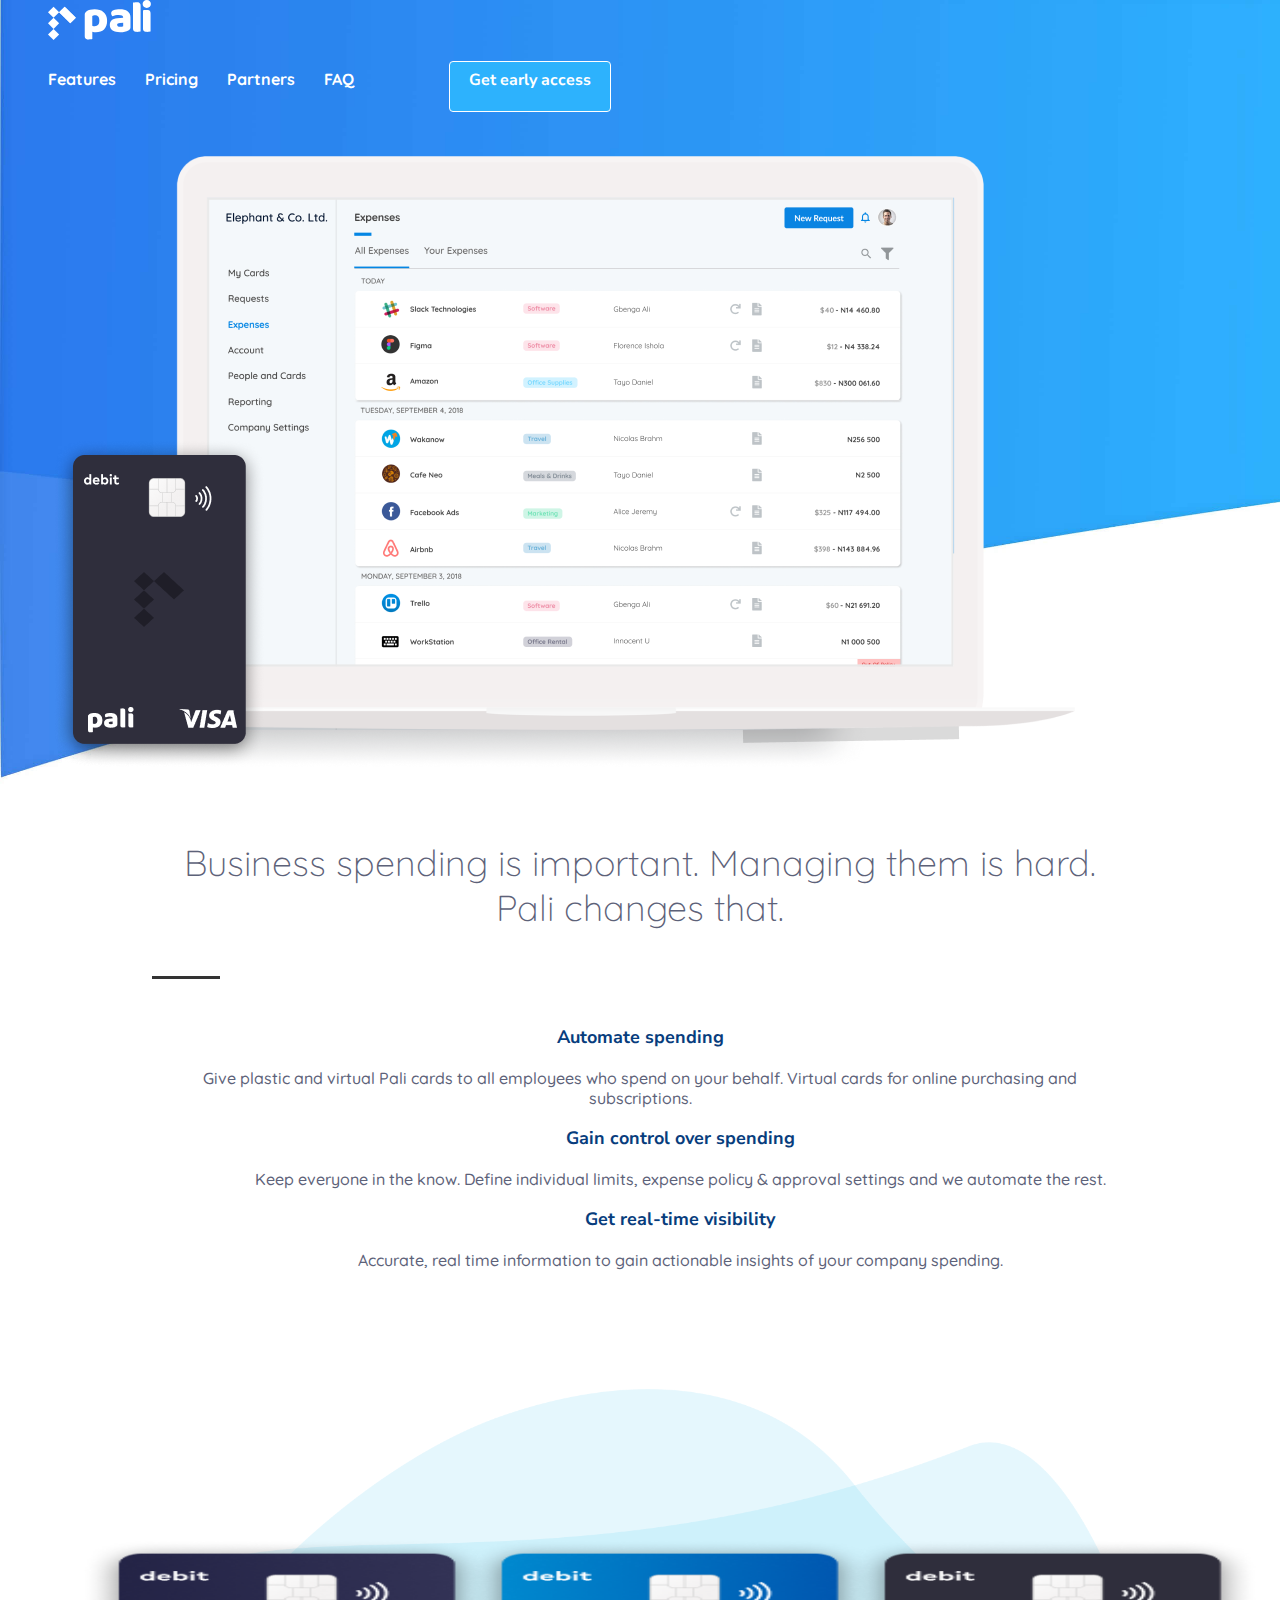
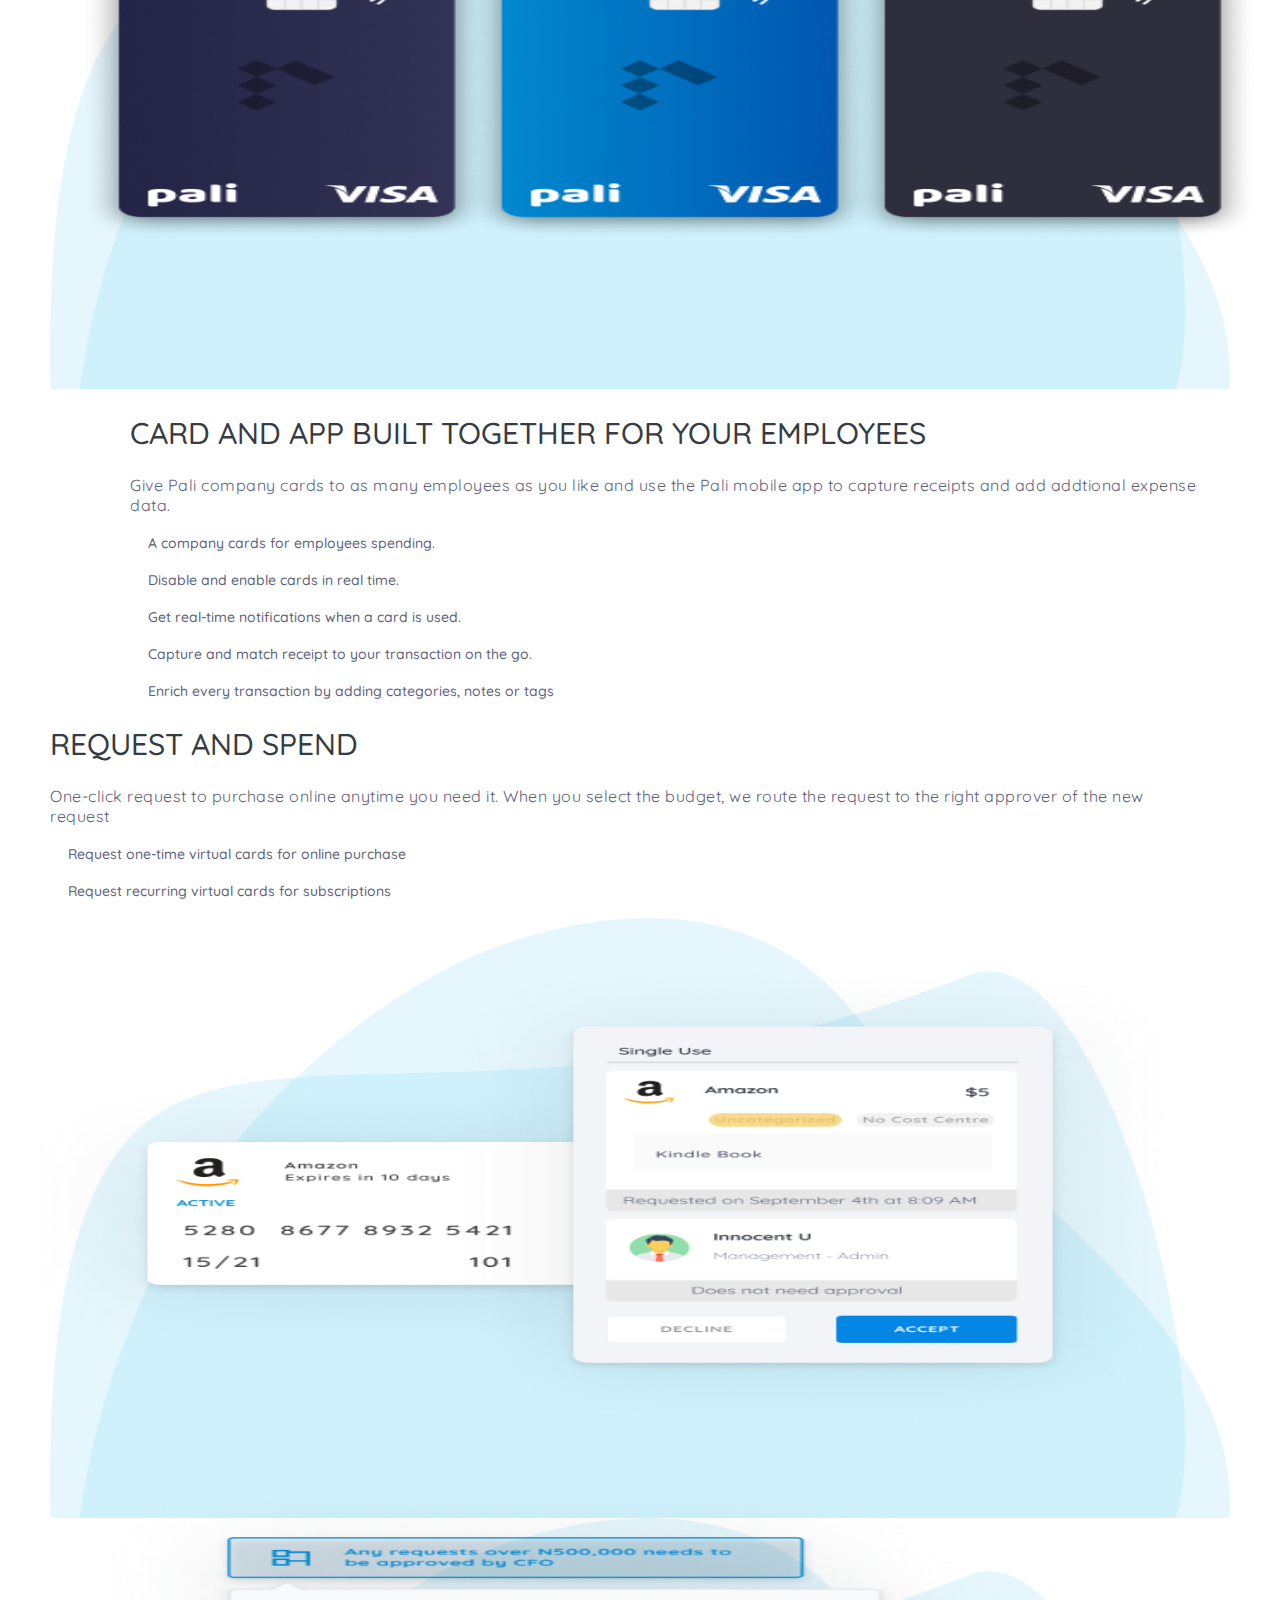
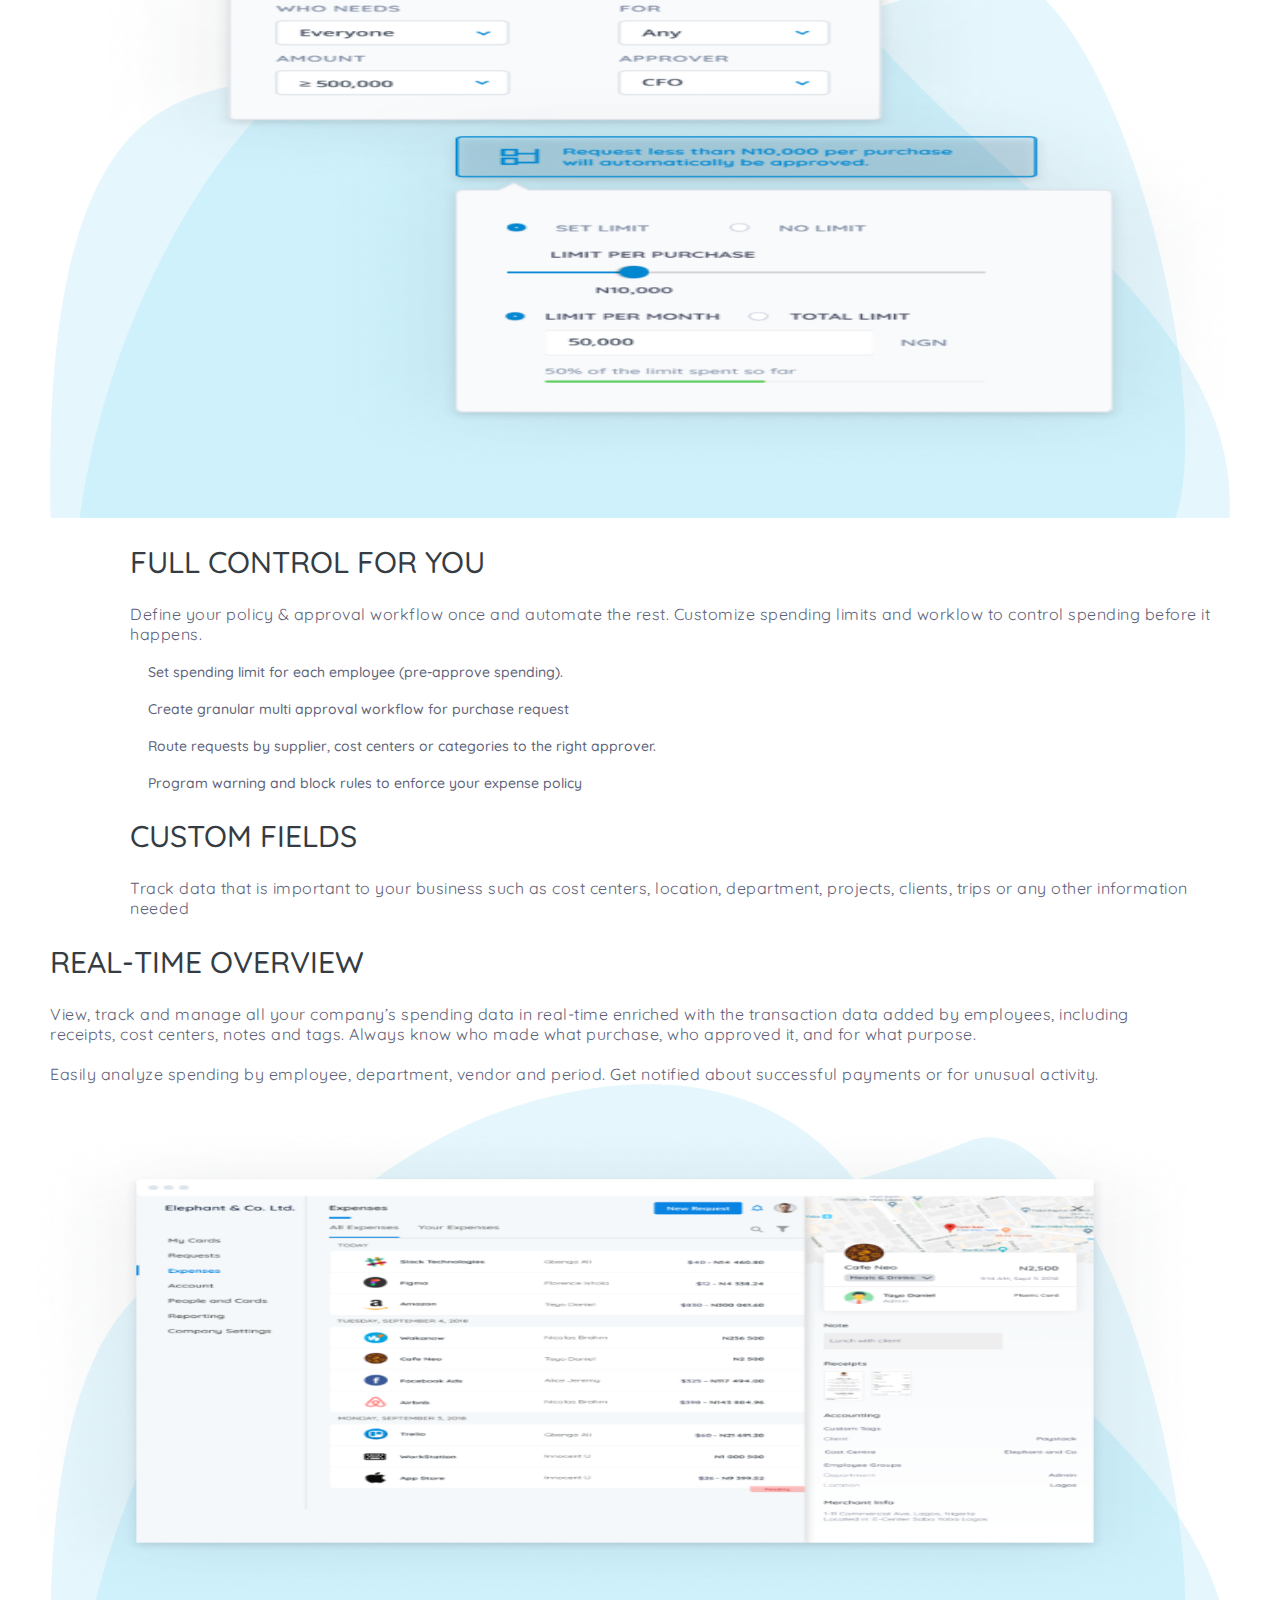
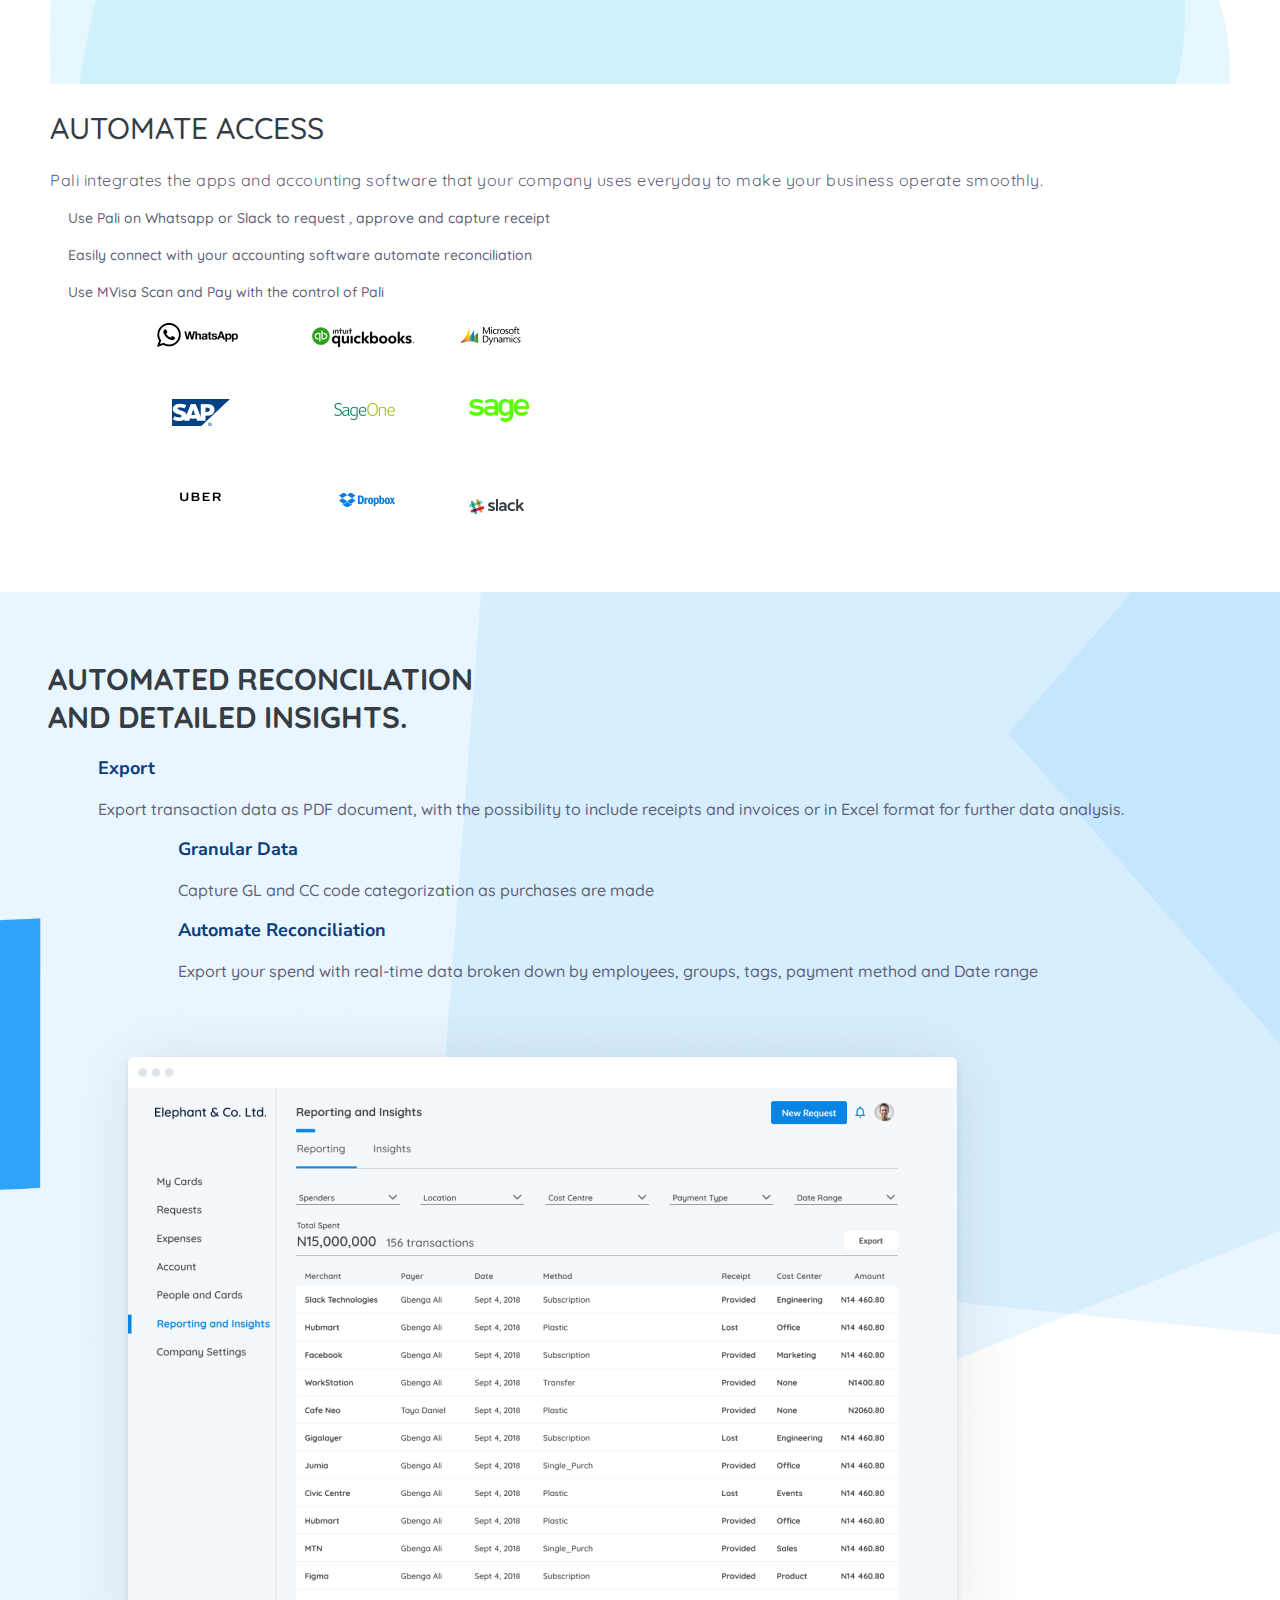
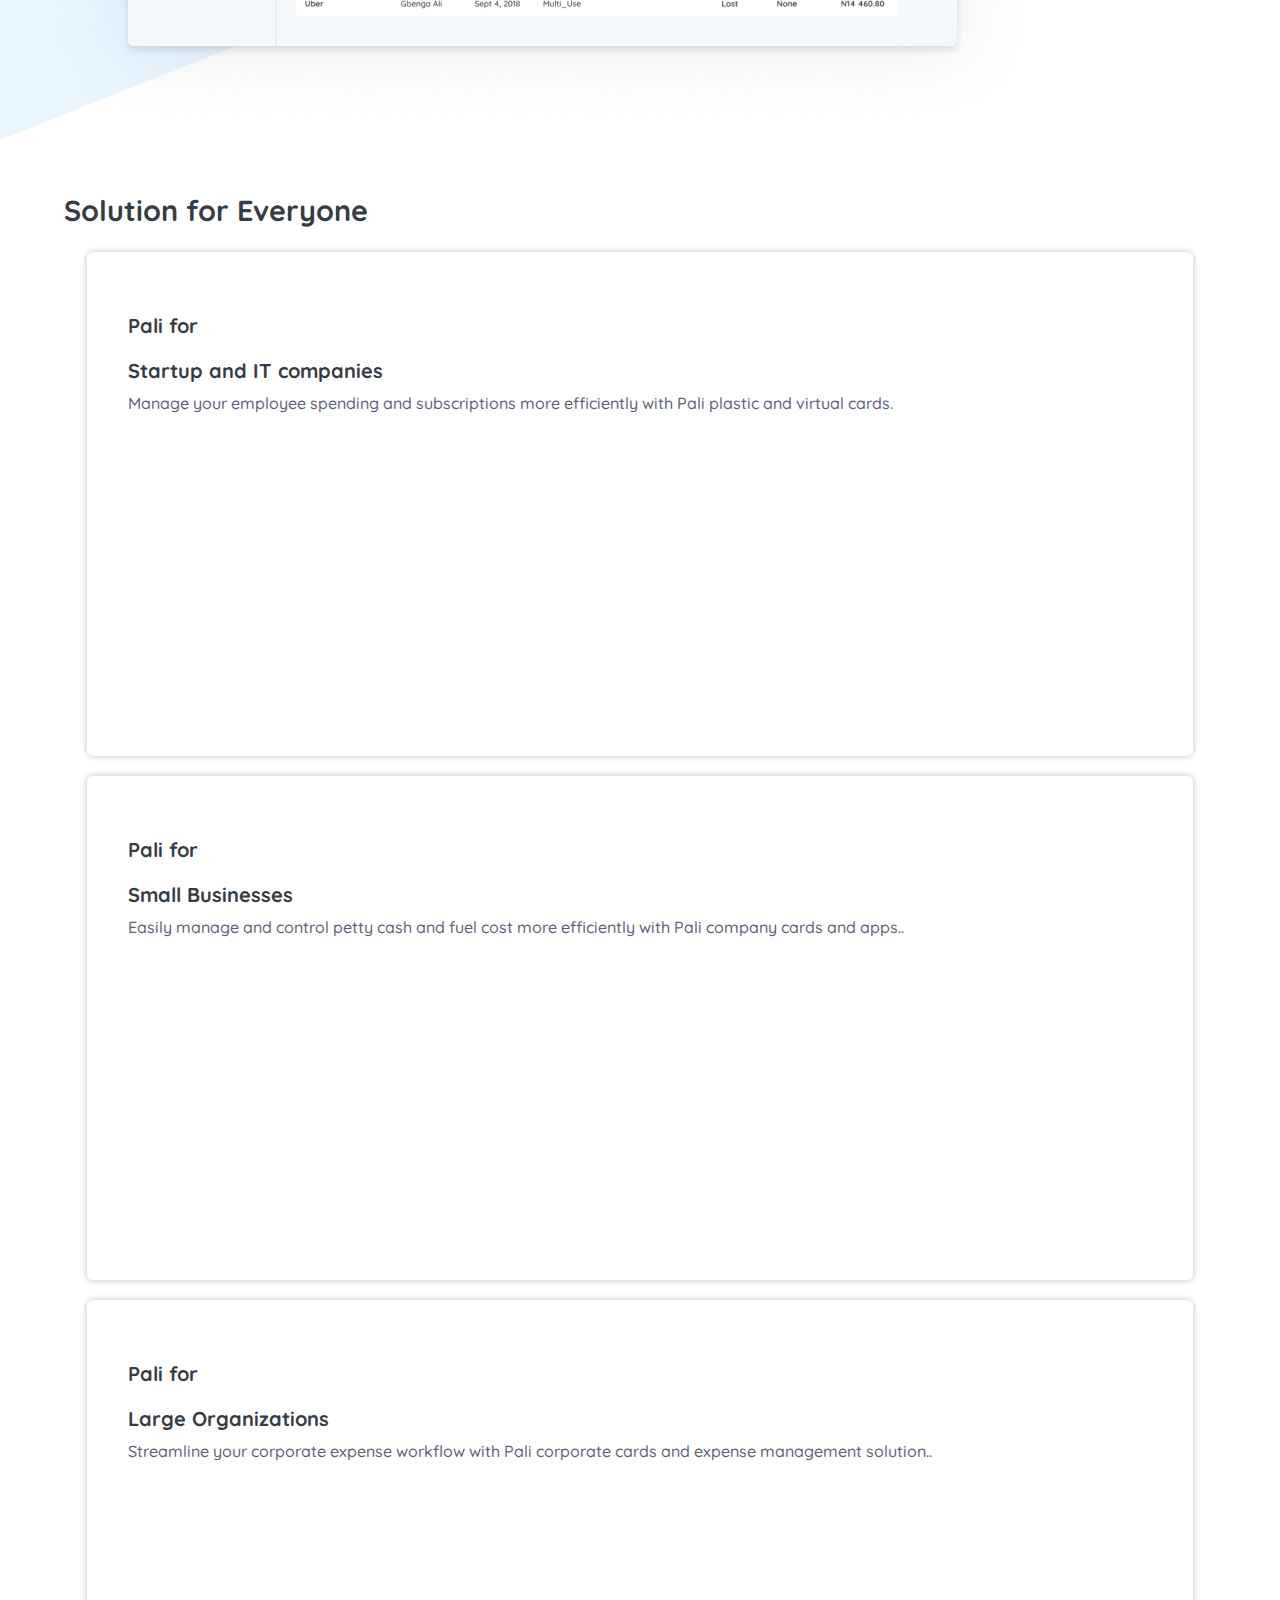
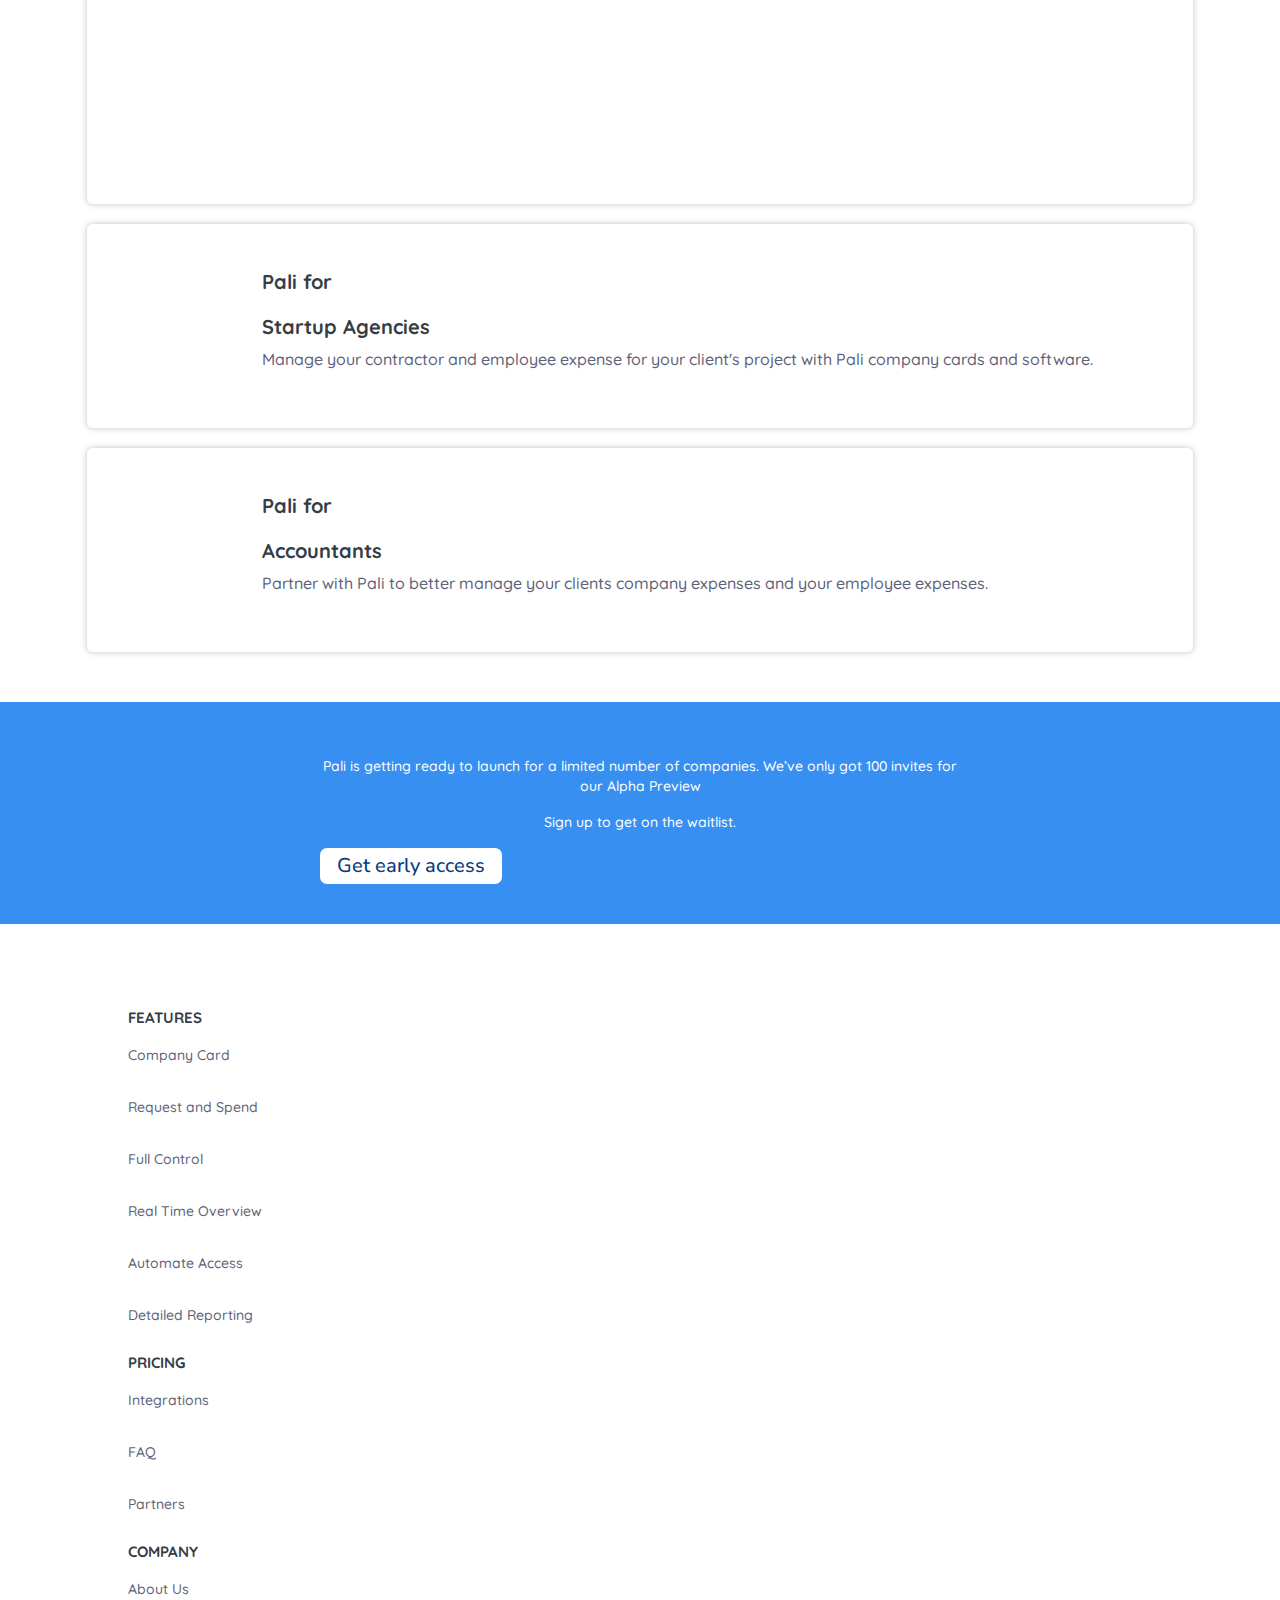
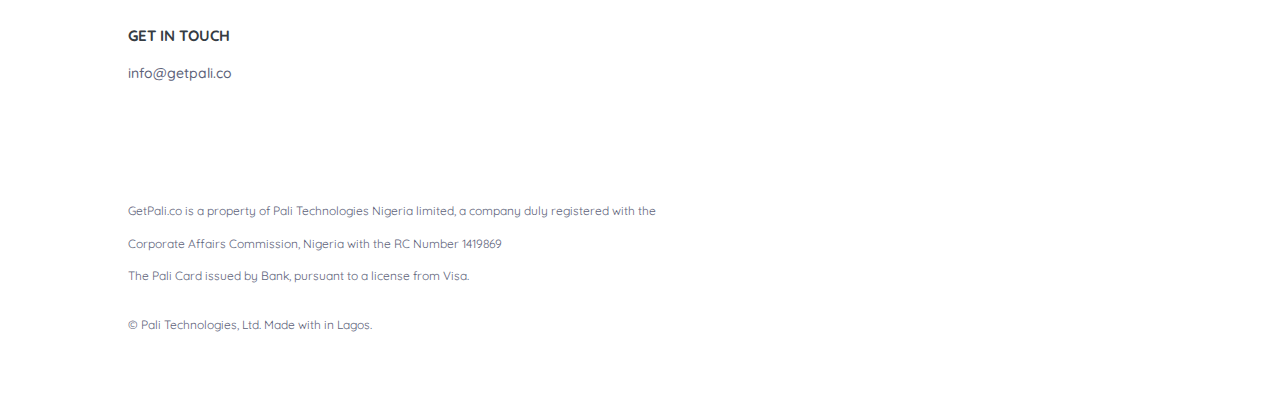
<file: index.html>
<!DOCTYPE html>
<html class="no-js" lang="en">
  <head>
    <!-- Global site tag (gtag.js) - Google Analytics -->
    <script
      async
      src="https://www.googletagmanager.com/gtag/js?id=UA-126040171-1"
    ></script>
    <script>
      window.dataLayer = window.dataLayer || [];
      function gtag() {
        dataLayer.push(arguments);
      }
      gtag("js", new Date());

      gtag("config", "UA-126040171-1");
    </script>

    <!-- Metas -->
    <title>Pali | Company Card. Business Travel. Vendor Payment.</title>
    <meta charset="utf-8" />
    <meta http-equiv="Content-Language" content="en" />
    <meta
      name="description"
      content="Pali is a Modern Company Card solution for business expenses. Pali simplifies and automates your business spending and travel complexities, so you can focus on getting stuff done.."
    />
    <meta
      property="og:title"
      content="Pali | Automated business expense management that just works!"
    />
    <meta
      property="og:image"
      content="https://www.getpali.co/images/responsivehero.png"
    />
    <meta property="og:url" content="https://www.getpali.co/" />
    <meta property="og:type" content="article" />
    <meta property="og:site_name" content="Pali" />
    <meta
      property="og:description"
      content="Pali is an automated business expense solution that makes it easy to stay on top of your company spending and travel. We enable you give your employee corporate payment cards to spend and automate reports while helping you manage them in one place."
    />
    <meta name="twitter:card" content="summary_large_image" />
    <meta name="twitter:site" content="@Pali" />
    <meta
      name="twitter:title"
      content="Pali | Company Card. Business Travel. Vendor Payment"
    />
    <meta
      name="twitter:image"
      content="https://www.getpali.co/images/responsivehero.png"
    />
    <meta name="twitter:url" content="http://www.getpali.co" />
    <meta
      name="twitter:description"
      content="Pali is an automated business expense solution that makes it easy to stay on top of your company spending and travel. We enable you give your employee corporate payment cards to spend and automate reports while helping you manage them in one place."
    />
    <meta http-equiv="X-UA-Compatible" content="IE=edge" />
    <meta name="viewport" content="width=device-width, initial-scale=1" />
    <meta http-equiv="Content-Type" content="text/html;charset=utf-8" />
    <meta name="application-name" content="GetPali" />

    <!-- link tags and styles -->
    <link rel="shortcut icon" href="favicons/favicon.png" />
    <link
      href="https://fonts.googleapis.com/css?family=Quicksand:300,400,500,700"
      rel="stylesheet"
    />
    <link
      href="https://fonts.googleapis.com/css?family=Nunito+Sans:400,600,700"
      rel="stylesheet"
    />
    <link
      rel="stylesheet"
      href="//code.ionicframework.com/ionicons/2.0.1/css/ionicons.min.css"
    />
    <link
      rel="stylesheet"
      href="//maxcdn.bootstrapcdn.com/bootstrap/4.0.0-beta/css/bootstrap.min.css"
      integrity="sha384-/Y6pD6FV/Vv2HJnA6t+vslU6fwYXjCFtcEpHbNJ0lyAFsXTsjBbfaDjzALeQsN6M"
      crossorigin="anonymous"
    />
    <link
      rel="stylesheet"
      href="https://cdnjs.cloudflare.com/ajax/libs/animate.css/3.7.0/animate.min.css"
    />

    <link rel="stylesheet" href="css/style.css" />
    <link rel="stylesheet" href="css/header.css" />
    <link rel="stylesheet" href="css/mobile-side-nav.css" />
    <link rel="stylesheet" href="css/product-imp.css" />
    <link rel="stylesheet" href="css/solutions.css" />
    <link rel="stylesheet" href="css/whitelist.css" />
    <link rel="stylesheet" href="css/ready-launch.css" />
    <link rel="stylesheet" href="css/footer.css" />
  </head>

  <body>
    <main>
      <!-- Fixed header aspect of the application -->
      <header class="site-header d-flex align-items-center">
        <div class="section">
          <div class="d-flex justify-content-between align-items-center">
            <div class="main-header-logo d-flex align-items-center start-xs">
              <a
                class="main-header"
                id="site-logo"
                href="http://www.getpali.co/"
              >
                <img src="svgs/Logo.svg" alt="Pali" width="" height="40px" />
              </a>
            </div>
            <div class="main-header-menu">
              <nav class="d-none d-lg-block" style="color: white;">
                <a href="#features" class="site-nav-link header-links"
                  >Features</a
                >
                <a href="./pricing.html" class="site-nav-link header-links"
                  >Pricing</a
                >
                <a href="#" class="site-nav-link header-links">Partners</a>
                <a href="#" class="site-nav-link header-links">FAQ</a>
                <a
                  id="btn-sign-up-nav"
                  class="header-access-btn get-access-btn"
                  href="#"
                  data-gaCategory="Signup"
                  data-gaAction="ClickStartTrial"
                  data-gaLabel="MainNavigation"
                >
                  Get early access
                </a>
              </nav>
              <a class="header-mobile-hamburger d-block d-lg-none">
                <i class="ion-android-menu header-menu-icon"></i>
              </a>
            </div>
          </div>
        </div>
      </header>
      <!-- End of the header aspect of the application -->
      <article>
        <!-- Scrollable header of the application -->
        <header class="bg-white tagline-header">
          <div class="d-flex flex-column flex-md-row align-items-center">
            <img
              src="./images/Hero 1.png"
              class="d-block d-md-none mobile-header-image"
            />
            <div class="tagline-text">
              <h1 class="product-intro-title">
                Focus on your business. <br />
                We'll focus on the rest.
              </h1>
              <div class="d-flex flex-column product-lead-subtitle">
                <span>
                  <u>Company card</u>, <u>vendor payment</u>, and
                  <u>subscription management</u>—built for modern businesses.
                </span>
                <span class="d-none d-lg-block" style="margin-top: 19px">
                  Pali is a corporate card that simplifies and automates your
                  business spending complexities, so you can focus on getting
                  stuff done.
                </span>
                <div class="product-intro-access-btn">
                  <a
                    class="header-access-btn get-access-btn"
                    style="margin-left: 0px !important"
                    href="http://www.getpali.co/signup/"
                    data-gaCategory="Signup"
                    data-gaAction="ClickStartTrial"
                    data-gaLabel="Product / Jumbotron"
                  >
                    Get early access
                  </a>
                </div>
              </div>
            </div>
            <div class="d-none d-md-block hero-product">
              <div class="mockup-macbook">
                <img
                  src="images/heroapp.png"
                  class="img-responsive"
                  alt="Custom reports image"
                  sizes="100vw"
                  srcset="images/heroapp.png 767w, images/heroapp.png 1024w"
                />
              </div>
            </div>
          </div>
        </header>
        <!-- End of the scrollable aspect of the application -->

        <!-- Product importance section of the application -->
        <div class="d-flex flex-column">
          <section class="d-flex flex-column product-main-importance">
            <div
              class="product-main-importance__title text-center d-flex flex-column"
            >
              <span>
                Business spending is important. Managing them is hard.
              </span>
              <span>Pali changes that.</span>
            </div>
            <hr class="product-hr align-self-center" />
            <div class="d-flex flex-column flex-md-row justify-content-between">
              <div class="d-flex flex-column align-items-center">
                <h3 class="product-main-importance__sub-title">
                  Automate spending
                </h3>
                <p class="product-main-importance__sub-content text-center">
                  Give plastic and virtual Pali cards to all employees who spend
                  on your behalf. Virtual cards for online purchasing and
                  subscriptions.
                </p>
              </div>
              <div
                class="d-flex flex-column align-items-center product-main-importance__keynote"
                style="margin-left: 80px"
              >
                <h3 class="product-main-importance__sub-title">
                  Gain control over spending
                </h3>
                <p class="product-main-importance__sub-content text-center">
                  Keep everyone in the know. Define individual limits, expense
                  policy & approval settings and we automate the rest.
                </p>
              </div>
              <div
                class="d-flex flex-column align-items-center align-self-start product-main-importance__keynote"
                style="margin-left: 80px"
              >
                <h3 class="product-main-importance__sub-title">
                  Get real-time visibility
                </h3>
                <p class="product-main-importance__sub-content text-center">
                  Accurate, real time information to gain actionable insights of
                  your company spending.
                </p>
              </div>
            </div>
          </section>
          <a name="features"></a>
          <section
            class="d-flex flex-column flex-lg-row justify-content-between align-items-center product-about"
          >
            <div class="w-50 product-about__image-container">
              <img
                src="images/Card.png"
                class="product-about__first-image"
                alt="Booking mobile"
              />
            </div>
            <div
              class="w-50 d-flex flex-column product-about__ltr-content-position product-about__first-content"
            >
              <h2 class="product-about-title">
                Card and App built together for your employees
              </h2>
              <div class="product-about-text-group d-flex flex-column">
                <p class="product-about-desc">
                  Give Pali company cards to as many employees as you like and
                  use the Pali mobile app to capture receipts and add addtional
                  expense data.
                </p>
                <ul>
                  <li>
                    <i class="ion-checkmark-circled"></i>
                    <span> A company cards for employees spending. </span>
                  </li>
                  <li>
                    <i class="ion-checkmark-circled"></i>
                    <span> Disable and enable cards in real time. </span>
                  </li>
                  <li>
                    <i class="ion-checkmark-circled"></i>
                    <span>
                      Get real-time notifications when a card is used.
                    </span>
                  </li>
                  <li>
                    <i class="ion-checkmark-circled"></i>
                    <span>
                      Capture and match receipt to your transaction on the go.
                    </span>
                  </li>
                  <li>
                    <i class="ion-checkmark-circled"></i>
                    <span>
                      Enrich every transaction by adding categories, notes or
                      tags
                    </span>
                  </li>
                </ul>
              </div>
            </div>
          </section>
          <section
            class="d-flex flex-column flex-lg-row justify-content-between align-items-center product-about"
          >
            <div
              class="w-50 order-2 order-lg-1 d-flex flex-column product-about__rtl-content-position product-about__second-content"
            >
              <h2 class="product-about-title">Request and Spend</h2>
              <div class="product-about-text-group d-flex flex-column">
                <p class="product-about-desc">
                  One-click request to purchase online anytime you need it. When
                  you select the budget, we route the request to the right
                  approver of the new request
                </p>
                <ul>
                  <li>
                    <i class="ion-checkmark-circled"></i>
                    <span>
                      Request one-time virtual cards for online purchase
                    </span>
                  </li>
                  <li>
                    <i class="ion-checkmark-circled"></i>
                    <span>
                      Request recurring virtual cards for subscriptions
                    </span>
                  </li>
                </ul>
              </div>
            </div>
            <div
              class="w-50 order-1 order-lg-2  product-about__image-container"
            >
              <img
                class="product-about__second-image"
                src="images/Request and Spend.png"
              />
            </div>
          </section>
          <section
            class="d-flex flex-column flex-lg-row justify-content-between align-items-center product-about"
          >
            <div class="w-50 product-about__image-container">
              <img
                src="images/Group.png"
                class="product-about__third-image"
                alt="Booking mobile"
              />
            </div>
            <div
              class="w-50 d-flex flex-column product-about__ltr-content-position product-about__third-content"
            >
              <h2 class="product-about-title">Full Control For You</h2>
              <div class="product-about-text-group d-flex flex-column">
                <p class="product-about-desc">
                  Define your policy & approval workflow once and automate the
                  rest. Customize spending limits and worklow to control
                  spending before it happens.
                </p>
                <ul>
                  <li>
                    <i class="ion-checkmark-circled"></i>
                    <span>
                      Set spending limit for each employee (pre-approve
                      spending).
                    </span>
                  </li>
                  <li>
                    <i class="ion-checkmark-circled"></i>
                    <span>
                      Create granular multi approval workflow for purchase
                      request
                    </span>
                  </li>
                  <li>
                    <i class="ion-checkmark-circled"></i>
                    <span>
                      Route requests by supplier, cost centers or categories to
                      the right approver.
                    </span>
                  </li>
                  <li>
                    <i class="ion-checkmark-circled"></i>
                    <span>
                      Program warning and block rules to enforce your expense
                      policy
                    </span>
                  </li>
                </ul>
              </div>
              <h2 class="product-about-title">Custom Fields</h2>
              <div class="product-about-text-group lg-mb">
                <p class="product-about-desc">
                  Track data that is important to your business such as cost
                  centers, location, department, projects, clients, trips or any
                  other information needed
                </p>
              </div>
            </div>
          </section>
          <section
            class="d-flex flex-column flex-lg-row justify-content-between align-items-center product-about"
          >
            <div
              class="w-50 order-2 order-lg-1 d-flex flex-column product-about__rtl-content-position product-about__fourth-content"
            >
              <h2 class="product-about-title">Real-time overview</h2>
              <div class="product-about-text-group d-flex flex-column">
                <p class="product-about-desc">
                  View, track and manage all your company’s spending data in
                  real-time enriched with the transaction data added by
                  employees, including receipts, cost centers, notes and tags.
                  Always know who made what purchase, who approved it, and for
                  what purpose. <br />
                  <br />
                  Easily analyze spending by employee, department, vendor and
                  period. Get notified about successful payments or for unusual
                  activity.
                </p>
              </div>
            </div>
            <div class="w-50 order-1 order-lg-2 product-about__image-container">
              <img
                src="images/DefaultScreen.png"
                class="product-about__fourth-image"
                alt="Real-time Overview"
              />
            </div>
          </section>
          <section
            class="d-flex flex-column flex-lg-row justify-content-between align-items-center product-about"
          >
            <div
              class="w-50 order-2 order-lg-1 d-flex flex-column product-about__rtl-content-position product-about__fifth-content"
            >
              <h2 class="product-about-title">Automate Access</h2>
              <div class="product-about-text-group d-flex flex-column">
                <p class="product-about-desc">
                  Pali integrates the apps and accounting software that your
                  company uses everyday to make your business operate smoothly.
                </p>
                <ul>
                  <li>
                    <i class="ion-checkmark-circled"></i>
                    <span>
                      Use Pali on Whatsapp or Slack to request , approve and
                      capture receipt
                    </span>
                  </li>
                  <li>
                    <i class="ion-checkmark-circled"></i>
                    <span>
                      Easily connect with your accounting software automate
                      reconciliation
                    </span>
                  </li>
                  <li>
                    <i class="ion-checkmark-circled"></i>
                    <span>
                      Use MVisa Scan and Pay with the control of Pali
                    </span>
                  </li>
                </ul>
              </div>
            </div>
            <div
              class="w-50 order-1 order-lg-2 product-about__image-container"
              style="height: auto; background: none"
            >
              <img
                src="images/Accounting-logo.png"
                class="product-about__fifth-image"
              />
            </div>
          </section>
        </div>
        <!-- End of the product importance section of the application -->

        <!-- Automated Reconciliation aspect -->
        <header
          class="d-flex flex-column product-automated-reconciliation__container"
        >
          <h1 class="product-automated-reconciliation__title">
            AUTOMATED RECONCILATION <br />
            AND DETAILED INSIGHTS.
          </h1>
          <div
            class="d-flex flex-column flex-md-row justify-content-between product-automated-reconciliation__middle-section"
          >
            <div class="d-flex flex-column">
              <h3 class="product-automated-reconciliation__sub-title">
                Export
              </h3>
              <div class="product-automated-reconciliation__sub-content">
                Export transaction data as PDF document, with the possibility to
                include receipts and invoices or in Excel format for further
                data analysis.
              </div>
            </div>
            <div
              class="d-flex flex-column product-automated-reconciliation__middle-section--margin"
            >
              <h3 class="product-automated-reconciliation__sub-title">
                Granular Data
              </h3>
              <div class="product-automated-reconciliation__sub-content">
                Capture GL and CC code categorization as purchases are made
              </div>
            </div>
            <div
              class="d-flex flex-column product-automated-reconciliation__middle-section--margin"
            >
              <h3 class="product-automated-reconciliation__sub-title">
                Automate Reconciliation
              </h3>
              <div class="product-automated-reconciliation__sub-content">
                Export your spend with real-time data broken down by employees,
                groups, tags, payment method and Date range
              </div>
            </div>
          </div>
          <div class="d-flex justify-content-center">
            <img
              src="images/Rectangle.png"
              class="product-automated-reconciliation__image"
              alt="Booking mobile"
            />
          </div>
        </header>
        <!-- End of the Automated Reconciliation aspect of the app -->

        <!-- Beginning of the solution section of the application -->
        <section class="d-flex flex-column" style="padding: 0% 5%">
          <h2 class="solutions-title align-self-center">
            Solution for Everyone
          </h2>
          <div class="d-flex flex-column flex-md-row">
            <div
              class="d-flex flex-column justify-content-end w-100 solutions-card"
            >
              <div>
                <h3 class="solutions-card-title">Pali for</h3>
                <h3 class="solutions-card-title">Startup and IT companies</h3>
              </div>
              <p class="solutions-card-text">
                Manage your employee spending and subscriptions more efficiently
                with Pali plastic and virtual cards.
              </p>
            </div>
            <div
              class="d-flex flex-column justify-content-end w-100 solutions-card"
            >
              <div>
                <h3 class="solutions-card-title fw-300">Pali for</h3>
                <h3 class="solutions-card-title fw-300">Small Businesses</h3>
              </div>
              <p class="solutions-card-text">
                Easily manage and control petty cash and fuel cost more
                efficiently with Pali company cards and apps..
              </p>
            </div>
            <div
              class="d-flex flex-column justify-content-end w-100 solutions-card"
            >
              <div>
                <h3 class="solutions-card-title">Pali for</h3>
                <h3 class="solutions-card-title">Large Organizations</h3>
              </div>
              <p class="solutions-card-text">
                Streamline your corporate expense workflow with Pali corporate
                cards and expense management solution..
              </p>
            </div>
          </div>
          <div class="d-flex flex-column flex-md-row">
            <div class="d-flex w-100 solutions-card solutions-card__bottom">
              <div class="solutions-bottom-card-rect-text">
                <div>
                  <h3 class="solutions-card-title">Pali for</h3>
                  <h3 class="solutions-card-title">Startup Agencies</h3>
                </div>
                <p class="solutions-card-text">
                  Manage your contractor and employee expense for your client's
                  project with Pali company cards and software.
                </p>
              </div>
            </div>
            <div class="d-flex w-100 solutions-card solutions-card__bottom">
              <div class="solutions-bottom-card-rect-text">
                <div>
                  <h3 class="solutions-card-title">Pali for</h3>
                  <h3 class="solutions-card-title">Accountants</h3>
                </div>
                <p class="solutions-card-text">
                  Partner with Pali to better manage your clients company
                  expenses and your employee expenses.
                </p>
              </div>
            </div>
          </div>
        </section>
        <!-- End of the solutions section of the application -->

        <!-- Pali getting ready container -->
        <section
          class="d-flex flex-column align-items-center ready-launch-container"
        >
          <p class="ready-launch-container__text">
            Pali is getting ready to launch for a limited number of companies.
            We’ve only got 100 invites for our Alpha Preview
          </p>
          <p class="ready-launch-container__text">
            Sign up to get on the waitlist.
          </p>
          <a
            href="#"
            class="ready-launch-container__bottom-access-btn get-access-btn"
          >
            Get early access
          </a>
        </section>
        <!-- End of the Pali getting ready container -->
      </article>
    </main>

    <!-- Footer of the application -->
    <footer class="site-footer d-flex flex-column">
      <div class="d-flex flex-column flex-sm-row site-footer__top-container">
        <div class="d-flex justify-content-between">
          <div class="d-flex flex-column">
            <h4 class="footer-nav-title">FEATURES</h4>
            <nav class="nav-list">
              <ul class="site-footer__no-bullet">
                <li><a href="" title="Company Card"> Company Card </a></li>
                <li>
                  <a href="" title="Request and Spend"> Request and Spend </a>
                </li>
                <li><a href="" title="Full Control"> Full Control </a></li>
                <li>
                  <a href="#" title="Real Time Overview">
                    Real Time Overview
                  </a>
                </li>
                <li>
                  <a href="#" title="Automate Access"> Automate Access </a>
                </li>
                <li>
                  <a href="#" title="Detailed Reporting">
                    Detailed Reporting
                  </a>
                </li>
              </ul>
            </nav>
          </div>
          <div class="d-flex flex-column">
            <h4 class="footer-nav-title">PRICING</h4>
            <nav class="nav-list">
              <ul class="site-footer__no-bullet">
                <li><a href="#" title="Integrations">Integrations </a></li>
                <li><a href="#" title="FAQ">FAQ </a></li>
                <li><a href="#" title="Partners"> Partners </a></li>
              </ul>
            </nav>
          </div>
        </div>

        <div
          class="d-flex justify-content-between site-footer__second-inner-container"
        >
          <div class="d-flex flex-column">
            <h4 class="footer-nav-title">COMPANY</h4>
            <nav class="nav-list">
              <ul class="site-footer__no-bullet">
                <li><a href="#" title="About Us"> About Us </a></li>
              </ul>
            </nav>
          </div>
          <div class="d-flex flex-column">
            <h4 class="footer-nav-title">GET IN TOUCH</h4>
            <nav class="nav-list">
              <ul class="site-footer__no-bullet">
                <li>
                  <a href="mail-to: info@getpali.co" title="Contact"
                    >info@getpali.co
                  </a>
                </li>
                <div class="d-flex justify-content-between" style="width: 100%">
                  <a
                    target="_blank"
                    title="Facebook"
                    class="icon-facebook2 link-stripped"
                    href="https://medium.com/palihq/"
                  >
                    <i class="ion-social-facebook"></i>
                  </a>
                  <a
                    target="_blank"
                    title="Twitter"
                    class="icon-twitter link-stripped"
                    href="https://twitter.com/palihq/"
                  >
                    <i class="ion-social-instagram-outline"></i>
                  </a>
                  <a
                    target="_blank"
                    title="LinkedIn"
                    class="icon-linkedin link-stripped"
                    href="https://www.linkedin.com/company/getpali/"
                  >
                    <i class="ion-social-twitter"></i>
                  </a>
                </div>
              </ul>
            </nav>
          </div>
        </div>
      </div>
      <div>
        <p class="site-footer__smaller-text">
          GetPali.co is a property of Pali Technologies Nigeria limited, a
          company duly registered with the
        </p>
        <p class="site-footer__smaller-text">
          Corporate Affairs Commission, Nigeria with the RC Number 1419869
        </p>
        <p
          class="site-footer__smaller-text"
          style="margin-bottom: 20px !important; margin-top: 10px"
        >
          The Pali Card issued by Bank, pursuant to a license from Visa.
        </p>
      </div>
      <div class="align-self-center">
        <span class="site-footer__smaller-text">
          &copy; Pali Technologies, Ltd. Made with
          <i class="ion-ios-heart" style="color: red"></i> in Lagos.
        </span>
      </div>
    </footer>
    <!-- End of the footer of the application -->

    <!-- This is the toggle menu container for mobile screens -->
    <div id="toggle_menu" class="toggle-menu">
      <div
        class="d-flex justify-content-between align-items-center main-header"
      >
        <a href="http://www.getpali.co/">
          <img
            src="images/palilogowhite.png"
            alt="Pali logo"
            width=""
            height="32"
          />
        </a>
        <a class="header-mobile-close">
          <i class="ion-ios-close-outline"></i>
        </a>
      </div>
      <nav class="site-nav">
        <a href="#features" class="site-nav-link">Features</a>
        <a href="./pricing.html" class="site-nav-link">Pricing</a>
        <a href="#" class="site-nav-link">Customers</a>
        <a href="#" class="site-nav-link">FAQ</a>
        <a href="#" class="site-nav-link login">Login</a>
      </nav>
      <div class="d-flex align-items-center">
        <a href="#" class="mobile-request-early-access get-access-btn">
          Request Early Access
        </a>
      </div>
    </div>

    <!-- This is for the modal section of the page -->
    <div class="whitelist-container animated">
      <div class="d-flex flex-column align-items-center">
        <div class="d-flex flex-column align-items-center whitelist-form">
          <i class="ion-ios-close-outline whitelist-close-btn"></i>
          <div
            class="d-flex flex-column align-items-center whitelist-form-container"
          >
            <h3 class="whitelist-title">Joining our waiting list</h3>
            <input
              type="text"
              id="name"
              required
              placeholder="First and Last Name"
              class="whitelist-textinput"
            />
            <input
              type="text"
              id="email"
              required
              placeholder="Work Email"
              class="whitelist-textinput"
            />
            <input
              type="text"
              id="companyName"
              required
              placeholder="Company Name"
              class="whitelist-textinput"
            />
            <span class="whitelist-text align-self-start"
              >We're looking to</span
            >
            <select
              style="text-indent: 13px; padding: 0px"
              id="purpose"
              class="whitelist-textinput"
            >
              <option>Select a purpose</option>
              <option>Monitor employee spending in real-time</option>
              <option>Approve spending before it occurs</option>
              <option
                >Create virtual cards for online payments and
                subscriptions</option
              >
              <option>Disburse cash advance to employees for purchasing</option>
              <option>Give plastic card to employees for spending</option>
            </select>
            <button
              type="submit"
              id="whitelist-submit-btn"
              class="whitelist-submit-btn"
            >
              Submit
            </button>
            <span
              id="whitelist-error"
              class="whitelist-error text-center"
            ></span>
          </div>
          <div
            class="d-flex flex-column align-items-center whitelist-success-container whitelist-success-container--not-visible"
          >
            <h3 style="margin: 35px 0px; font-weight: 700">You're in!</h3>
            <img style="max-width: 100px" src="svgs/success icon.svg" />
            <p class="whitelist-success-text">
              Hey <span id="fullName"></span>, thanks for signing up to our
              waitlist! Please check your email for a message from us.
            </p>
          </div>
        </div>
      </div>
    </div>
    <script type="text/javascript" src="js/main.js"></script>
  </body>
</html>
</file>
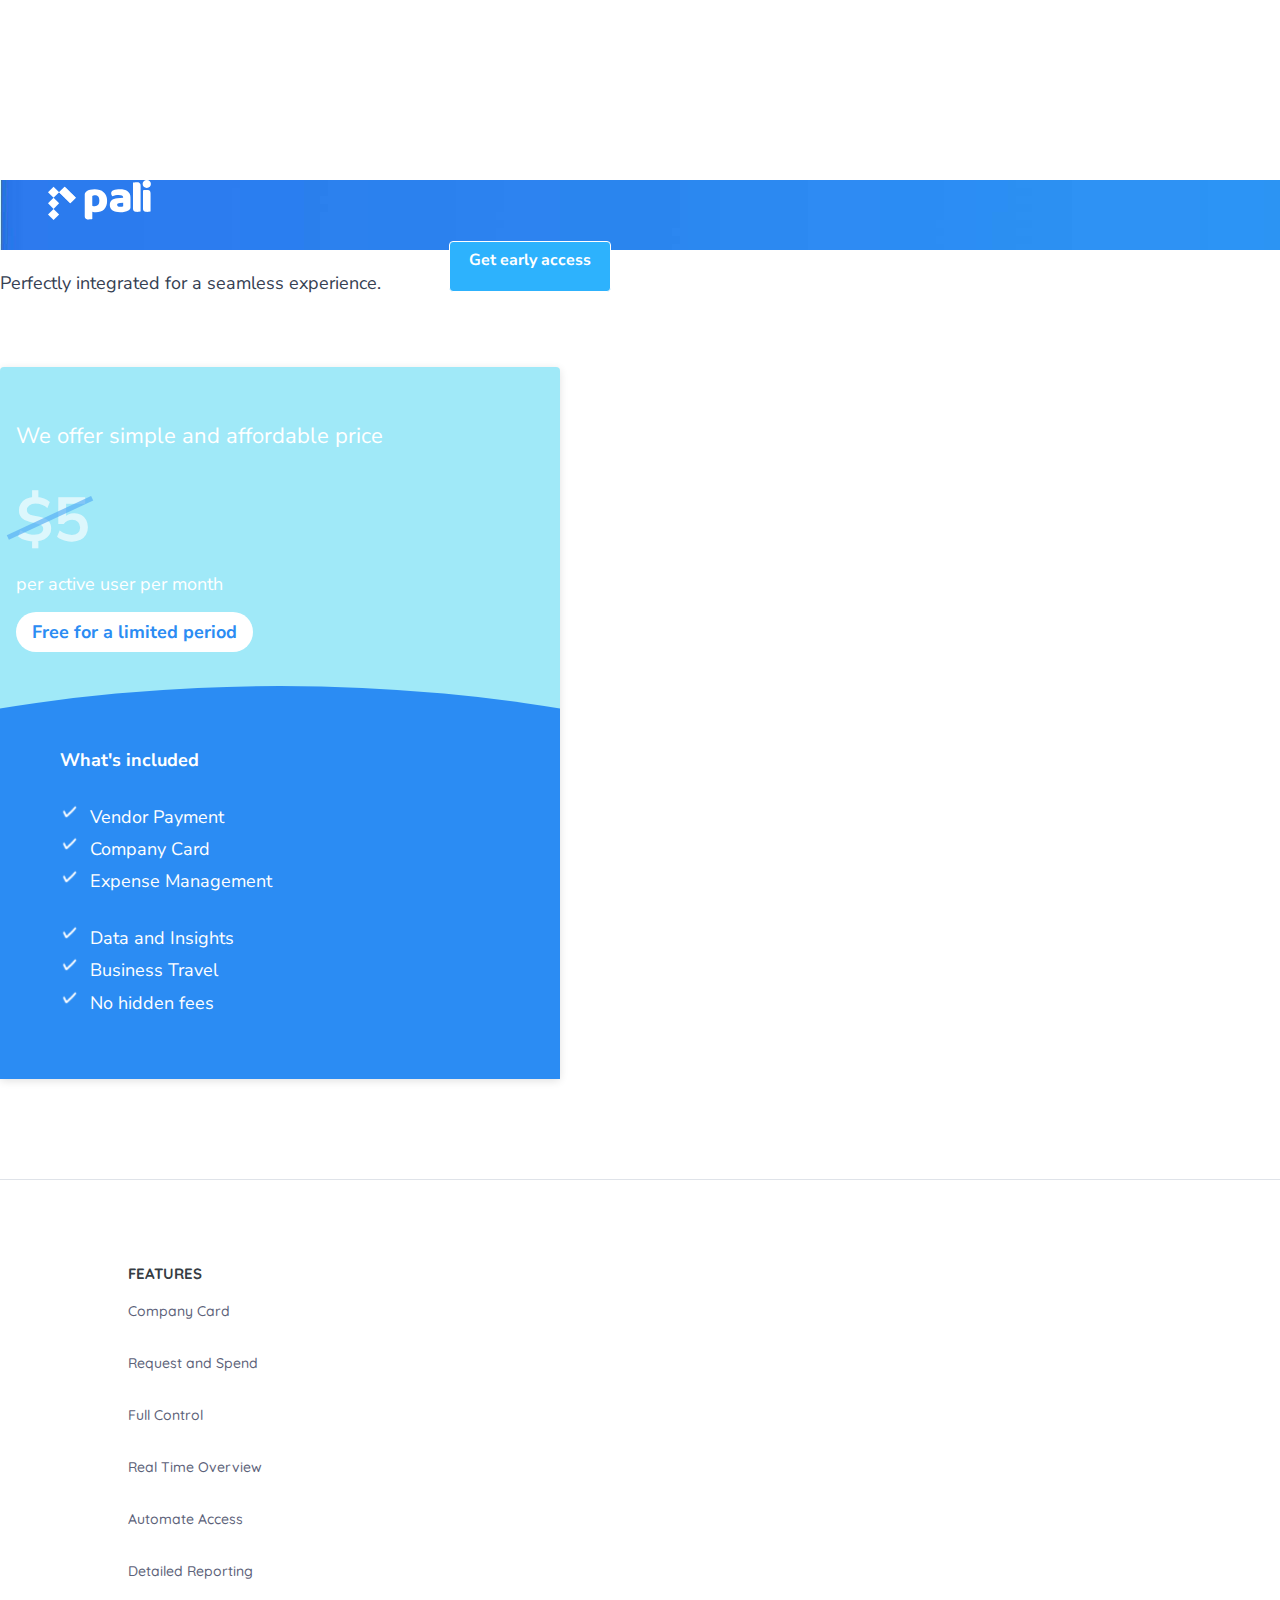
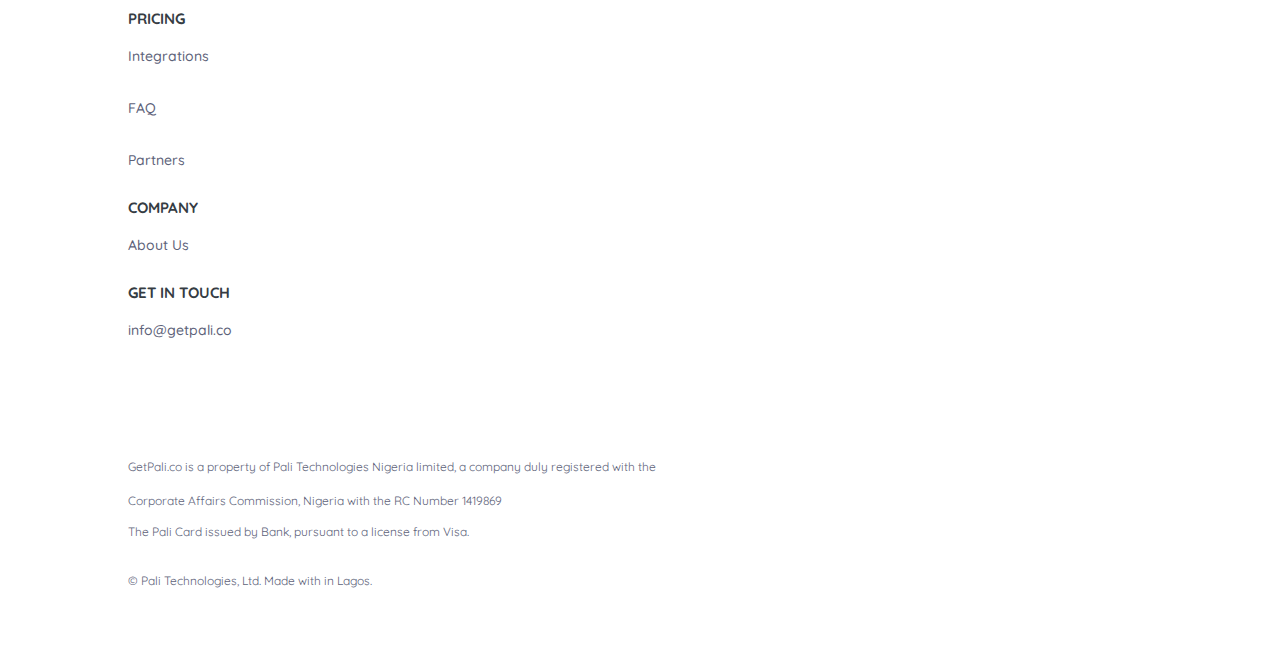
<file: pricing.html>
<!DOCTYPE html>
<html class="no-js" lang="en">
  <head>
    <!-- Global site tag (gtag.js) - Google Analytics -->
    <script
      async
      src="https://www.googletagmanager.com/gtag/js?id=UA-126040171-1"
    ></script>
    <script>
      window.dataLayer = window.dataLayer || [];
      function gtag() {
        dataLayer.push(arguments);
      }
      gtag("js", new Date());

      gtag("config", "UA-126040171-1");
    </script>

    <!-- Metas -->
    <title>Pricing | Company Card. Business Travel. Vendor Payment.</title>
    <meta charset="utf-8" />
    <meta http-equiv="Content-Language" content="en" />
    <meta
      name="description"
      content="Pali is a Modern Company Card solution for business expenses. Pali simplifies and automates your business spending and travel complexities, so you can focus on getting stuff done.."
    />
    <meta
      property="og:title"
      content="Pali | Automated business expense management that just works!"
    />
    <meta
      property="og:image"
      content="https://www.getpali.co/images/responsivehero.png"
    />
    <meta property="og:url" content="https://www.getpali.co/" />
    <meta property="og:type" content="article" />
    <meta property="og:site_name" content="Pali" />
    <meta
      property="og:description"
      content="Pali is an automated business expense solution that makes it easy to stay on top of your company spending and travel. We enable you give your employee corporate payment cards to spend and automate reports while helping you manage them in one place."
    />
    <meta name="twitter:card" content="summary_large_image" />
    <meta name="twitter:site" content="@Pali" />
    <meta
      name="twitter:title"
      content="Pali | Company Card. Business Travel. Vendor Payment"
    />
    <meta
      name="twitter:image"
      content="https://www.getpali.co/images/responsivehero.png"
    />
    <meta name="twitter:url" content="http://www.getpali.co" />
    <meta
      name="twitter:description"
      content="Pali is an automated business expense solution that makes it easy to stay on top of your company spending and travel. We enable you give your employee corporate payment cards to spend and automate reports while helping you manage them in one place."
    />
    <meta http-equiv="X-UA-Compatible" content="IE=edge" />
    <meta name="viewport" content="width=device-width, initial-scale=1" />
    <meta http-equiv="Content-Type" content="text/html;charset=utf-8" />
    <meta name="application-name" content="GetPali" />

    <!-- link tags and styles -->
    <link rel="shortcut icon" href="../favicons/favicon.png" />
    <link
      href="https://fonts.googleapis.com/css?family=Quicksand:300,400,500,700"
      rel="stylesheet"
    />
    <link
      href="https://fonts.googleapis.com/css?family=Nunito+Sans:400,600,700"
      rel="stylesheet"
    />
    <link
      rel="stylesheet"
      href="//code.ionicframework.com/ionicons/2.0.1/css/ionicons.min.css"
    />
    <link
      rel="stylesheet"
      href="//maxcdn.bootstrapcdn.com/bootstrap/4.0.0-beta/css/bootstrap.min.css"
      integrity="sha384-/Y6pD6FV/Vv2HJnA6t+vslU6fwYXjCFtcEpHbNJ0lyAFsXTsjBbfaDjzALeQsN6M"
      crossorigin="anonymous"
    />
    <link
      rel="stylesheet"
      href="https://cdnjs.cloudflare.com/ajax/libs/animate.css/3.7.0/animate.min.css"
    />
    <link rel="stylesheet" href="css/style.css" />
    <link rel="stylesheet" href="css/header.css" />
    <link rel="stylesheet" href="css/mobile-side-nav.css" />
    <link rel="stylesheet" href="css/whitelist.css" />
    <link rel="stylesheet" href="css/pricing.css" />
    <link rel="stylesheet" href="css/footer.css" />
  </head>

  <body id="body" class="product product black-links lang-en en">
    <main>
      <!-- Fixed header aspect of the application -->
      <header class="site-header d-flex align-items-center">
        <div class="section">
          <div class="d-flex justify-content-between align-items-center">
            <div class="main-header-logo d-flex align-items-center start-xs">
              <a
                class="main-header"
                id="site-logo"
                href="http://www.getpali.co/"
              >
                <img src="svgs/Logo.svg" alt="Pali" width="" height="40px" />
              </a>
            </div>
            <div class="main-header-menu">
              <nav class="d-none d-lg-block" style="color: white;">
                <a
                  href="../index.html#features"
                  class="site-nav-link header-links"
                  >Features</a
                >
                <a href="#" class="site-nav-link header-links">Pricing</a>
                <a href="#" class="site-nav-link header-links">Partners</a>
                <a href="#" class="site-nav-link header-links">FAQ</a>
                <a
                  id="btn-sign-up-nav"
                  class="header-access-btn get-access-btn"
                  href="#"
                  data-gaCategory="Signup"
                  data-gaAction="ClickStartTrial"
                  data-gaLabel="MainNavigation"
                >
                  Get early access
                </a>
              </nav>
              <a class="header-mobile-hamburger d-block d-lg-none">
                <i class="ion-android-menu header-menu-icon"></i>
              </a>
            </div>
          </div>
        </div>
      </header>
      <!-- End of the header aspect of the application -->
    </main>

    <!-- Pricing section -->
    <div class="d-flex flex-column align-items-center">
      <div
        class="d-flex flex-column align-items-center pricing-parent-container"
      >
        <h4 class="pricing-main-tagline">Payment. Expenses. Insights.</h4>
        <p class="pricing-small-tagline">
          Perfectly integrated for a seamless experience.
        </p>
        <div class="d-flex flex-column pricing-included-content has-white-text">
          <div class="d-flex flex-column align-items-center pricing">
            <p class="t2">We offer simple and affordable price</p>
            <p class="price">$5</p>
            <p class="t3">per active user per month</p>
            <span class="free-for-limited t3">Free for a limited period</span>
          </div>
          <div class="included">
            <p class="text-center whats-included">What's included</p>
            <div class="d-flex included-items">
              <ul class="has-text-left margin-top-md">
                <li class="d-flex lazy">Vendor Payment</li>
                <li class="d-flex lazy">Company Card</li>
                <li class="d-flex lazy">Expense Management</li>
              </ul>
              <ul class="has-text-left margin-top-md">
                <li class="d-flex lazy">Data and Insights</li>
                <li class="d-flex lazy">Business Travel</li>
                <li class="d-flex lazy">No hidden fees</li>
              </ul>
            </div>
          </div>
        </div>
      </div>
    </div>
    <!-- End of the Pricing section -->

    <!-- Footer of the application -->
    <footer class="site-footer d-flex flex-column new-footer">
      <div class="d-flex flex-column flex-sm-row site-footer__top-container">
        <div class="d-flex justify-content-between">
          <div class="d-flex flex-column">
            <h4 class="footer-nav-title">FEATURES</h4>
            <nav class="nav-list">
              <ul class="site-footer__no-bullet">
                <li><a href="" title="Company Card"> Company Card </a></li>
                <li>
                  <a href="" title="Request and Spend"> Request and Spend </a>
                </li>
                <li><a href="" title="Full Control"> Full Control </a></li>
                <li>
                  <a href="#" title="Real Time Overview">
                    Real Time Overview
                  </a>
                </li>
                <li>
                  <a href="#" title="Automate Access"> Automate Access </a>
                </li>
                <li>
                  <a href="#" title="Detailed Reporting">
                    Detailed Reporting
                  </a>
                </li>
              </ul>
            </nav>
          </div>
          <div class="d-flex flex-column">
            <h4 class="footer-nav-title">PRICING</h4>
            <nav class="nav-list">
              <ul class="site-footer__no-bullet">
                <li><a href="#" title="Integrations">Integrations </a></li>
                <li><a href="#" title="FAQ">FAQ </a></li>
                <li><a href="#" title="Partners"> Partners </a></li>
              </ul>
            </nav>
          </div>
        </div>

        <div
          class="d-flex justify-content-between site-footer__second-inner-container"
        >
          <div class="d-flex flex-column">
            <h4 class="footer-nav-title">COMPANY</h4>
            <nav class="nav-list">
              <ul class="site-footer__no-bullet">
                <li><a href="#" title="About Us"> About Us </a></li>
              </ul>
            </nav>
          </div>
          <div class="d-flex flex-column">
            <h4 class="footer-nav-title">GET IN TOUCH</h4>
            <nav class="nav-list">
              <ul class="site-footer__no-bullet">
                <li>
                  <a href="mail-to: info@getpali.co" title="Contact"
                    >info@getpali.co
                  </a>
                </li>
                <div class="d-flex justify-content-between" style="width: 100%">
                  <a
                    target="_blank"
                    title="Facebook"
                    class="icon-facebook2 link-stripped"
                    href="https://medium.com/palihq/"
                  >
                    <i class="ion-social-facebook"></i>
                  </a>
                  <a
                    target="_blank"
                    title="Twitter"
                    class="icon-twitter link-stripped"
                    href="https://twitter.com/palihq/"
                  >
                    <i class="ion-social-instagram-outline"></i>
                  </a>
                  <a
                    target="_blank"
                    title="LinkedIn"
                    class="icon-linkedin link-stripped"
                    href="https://www.linkedin.com/company/getpali/"
                  >
                    <i class="ion-social-twitter"></i>
                  </a>
                </div>
              </ul>
            </nav>
          </div>
        </div>
      </div>
      <div>
        <p class="site-footer__smaller-text">
          GetPali.co is a property of Pali Technologies Nigeria limited, a
          company duly registered with the
        </p>
        <p class="site-footer__smaller-text">
          Corporate Affairs Commission, Nigeria with the RC Number 1419869
        </p>
        <p
          class="site-footer__smaller-text"
          style="margin-bottom: 20px !important; margin-top: 10px"
        >
          The Pali Card issued by Bank, pursuant to a license from Visa.
        </p>
      </div>
      <div class="align-self-center">
        <span class="site-footer__smaller-text">
          &copy; Pali Technologies, Ltd. Made with
          <i class="ion-ios-heart" style="color: red"></i> in Lagos.
        </span>
      </div>
    </footer>
    <!-- End of the footer of the application -->

    <!-- This is the toggle menu container for mobile screens -->
    <div id="toggle_menu" class="toggle-menu">
      <div
        class="d-flex justify-content-between align-items-center main-header"
      >
        <a href="http://www.getpali.co/">
          <img
            src="images/palilogowhite.png"
            alt="Pali logo"
            width=""
            height="32"
          />
        </a>
        <a class="header-mobile-close">
          <i class="ion-ios-close-outline"></i>
        </a>
      </div>
      <nav class="site-nav">
        <a href="../index.html#features" class="site-nav-link">Features</a>
        <a href="#" class="site-nav-link">Pricing</a>
        <a href="#" class="site-nav-link">Customers</a>
        <a href="#" class="site-nav-link">FAQ</a>
        <a href="#" class="site-nav-link login">Login</a>
      </nav>
      <div class="d-flex align-items-center">
        <a href="#" class="mobile-request-early-access get-access-btn">
          Request Early Access
        </a>
      </div>
    </div>

    <!-- This is for the modal section of the page -->
    <div class="whitelist-container animated">
      <div class="d-flex flex-column align-items-center">
        <div class="d-flex flex-column align-items-center whitelist-form">
          <i class="ion-ios-close-outline whitelist-close-btn"></i>
          <div class="d-flex flex-column align-items-center">
            <h3 class="whitelist-title">Joining our waiting list</h3>
            <input
              type="text"
              id="name"
              required
              placeholder="First and Last Name"
              class="whitelist-textinput"
            />
            <input
              type="text"
              id="email"
              required
              placeholder="Work Email"
              class="whitelist-textinput"
            />
            <input
              type="text"
              id="companyName"
              required
              placeholder="Company Name"
              class="whitelist-textinput"
            />
            <span class="whitelist-text align-self-start"
              >We're looking to</span
            >
            <select
              style="text-indent: 13px; padding: 0px"
              id="purpose"
              class="whitelist-textinput"
            >
              <option>Select a purpose</option>
              <option>Monitor employee spending in real-time</option>
              <option>Approve spending before it occurs</option>
              <option
                >Create virtual cards for online payments and
                subscriptions</option
              >
              <option>Disburse cash advance to employees for purchasing</option>
              <option>Give plastic card to employees for spending</option>
            </select>
            <button
              type="submit"
              id="whitelist-submit-btn"
              class="whitelist-submit-btn"
            >
              Submit
            </button>
            <span
              id="whitelist-error"
              class="whitelist-error text-center"
            ></span>
          </div>
          <div
            class="d-flex flex-column align-items-center whitelist-success-container--not-visible"
          >
            <h3 style="margin: 35px 0px; font-weight: 700">You're in!</h3>
            <img style="max-width: 100px" src="svgs/success icon.svg" />
            <p class="whitelist-success-text">
              Hey <span id="fullName"></span>, thanks for signing up to our
              waitlist! Please check your email for a message from us.
            </p>
          </div>
        </div>
      </div>
    </div>
    <script type="text/javascript" src="js/main.js"></script>
  </body>
</html>
</file>
<file: css/header.css>
/**
* Site header of the application
*/
.site-header {
  position: absolute;
  z-index: 10;
  width: 100%;
  height: 70px;
}

.site-header.is-fixed {
  position: fixed;
  box-shadow: 0 2px 4px 0 rgba(0, 0, 0, 0.08);
  background: url("../images/bg-hero.jpg");
  transform: translateY(-100%);
}

.site-header.is-fixed.is-maximized:not(.is-minimized) {
  transform: translateY(0);
  transition: all 0.5s;
}

.site-header.is-fixed.is-maximized.is-minimized {
  transform: translateY(-100%);
  transition: all 0.5s;
}

.site-header > div.section > div.main-header {
  flex-wrap: nowrap;
}

.site-header .section {
  width: 100%;
  padding: 0px 48px;
  max-width: 1920px;
  padding-bottom: 0px !important;
  padding-top: 0px !important;
}

.main-header {
  overflow: hidden;
  width: initial;
  border-bottom: 0;
}

.header-menu-icon {
  color: #fff;
  cursor: pointer;
  font-size: 2.125rem !important;
}

.main-header-menu > nav > a {
  border-bottom: 0;
}

.header-links {
  font-family: "Quicksand" !important;
  font-weight: 700 !important;
  font-size: 16px !important;
  margin-right: 24px;
  line-height: 20px !important;
}

.header-links:hover {
  color: #fff;
  text-decoration: none;
}

.header-mobile-hamburger {
  line-height: 1;
  vertical-align: middle;
  border-bottom: 0;
}

.header-access-btn {
  background: #2db2fd;
  border: 1px solid #ffffff;
  width: 160px !important;
  height: 45px !important;
  margin-left: 66px !important;
  border-radius: 4px !important;
  font-family: "Nunito Sans";
  font-weight: 700;
  text-align: center;
  padding-top: 4px;
  font-size: 16px !important;
  border-bottom: 1px solid #ffffff !important;
}

.header-access-btn:hover {
  text-decoration: none;
}

.tagline-header {
  background-image: url("../images/bg-hero.jpg");
  background-repeat: no-repeat;
  background-size: cover;
  position: relative;
  padding-top: 70px;
  overflow: hidden;
  padding: 0px 48px;
  height: 800px;
}

.tagline-header > div {
  padding-top: 156px;
}

.tagline-header .tagline-text {
  width: 39.5%;
}

.header-access-btn:hover {
  background: #fff;
  color: #2da3fa;
}

.product-intro-title {
  font-family: "Quicksand";
  color: #fff;
  font-weight: 500;
  font-size: 40px;
  line-height: normal;
}

.product-lead-subtitle {
  font-family: "Quicksand" !important;
  font-weight: 500 !important;
  font-size: 18px !important;
  line-height: calc(0.015539772727273 * (100vw - 320px) + 20.96px) !important;
  color: #fff;
}

.product-intro-access-btn {
  margin: 70px 0px;
}

.hero-product {
  pointer-events: none;
  position: absolute;
  display: flex;
  width: 1040px;
  left: 30%;
  margin-left: 125px;
  margin-bottom: 144px;
  transform: scale(0.8);
}

@media (max-width: 640px) {
  .site-header .section {
    padding: 0px 24px;
  }
}

@media (min-width: 992px) and (max-width: 1200px) {
  .tagline-header {
    height: 900px;
  }
}

@media (min-width: 639px) and (max-width: 991px) {
  .tagline-header {
    height: 690px;
  }

  .tagline-header > div {
    padding-top: 100px;
    align-items: flex-start !important;
  }

  .product-intro-title {
    font-size: calc(0.03125 * (100vw - 320px) + 20px);
  }

  .tagline-header .tagline-text {
    width: 60%;
  }

  .hero-product {
    margin-top: -26px !important;
    margin-bottom: 0px;
    display: flex !important;
  }

  .mobile-header-image {
    display: none !important;
  }
}

@media (max-width: 638px) {
  .tagline-header {
    height: 700px;
    padding: 0px 24px;
  }

  .tagline-header > div {
    padding-top: 80px;
    align-items: flex-start !important;
  }

  .product-intro-title {
    text-align: center;
    font-size: calc(0.03125 * (100vw - 320px) + 28px);
  }

  .product-lead-subtitle {
    text-align: center;
    line-height: calc(0.015539772727273 * (100vw - 320px) + 23px) !important;
  }

  .tagline-header .tagline-text {
    width: 100%;
  }

  .mobile-header-image {
    width: 300px;
    align-self: center;
  }

  .header-access-btn {
    padding-top: 9px;
  }
}
</file>
<file: css/mobile-side-nav.css>
/**
* Mobile navigation side navigation bar 
*/
.toggle-menu {
  position: fixed;
  top: 0;
  bottom: 0;
  left: 0;
  width: 100%;
  max-width: 100%;
  overflow-y: auto;
  transform: translateX(100%);
  transition: transform 0.3s ease-in-out;
  display: block;
  z-index: 9999;
  background-color: #e3f2fd;
  padding: 24px;
}

.main-header a {
  border-bottom: 0;
}

.header-mobile-close {
  text-decoration: none;
  padding: 8px 0px 8px 16px;
  font-size: 1.5rem !important;
}

.header-mobile-close i {
  color: #5d6279;
  font-size: 25px;
}

.toggle-menu.open {
  transform: translateX(0);
}

.toggle-menu .site-nav {
  display: block;
  margin: 32px 0px;
}

.toggle-menu .site-nav a {
  display: block;
  color: #5d6279;
  margin-right: 24px;
  padding: 8px 0;
  border-bottom: 0;
  font-weight: 700;
}

.toggle-menu .site-nav .login {
  color: #2ca5f8;
}

.toggle-menu .select-language {
  display: block;
}

.toggle-menu .dropdown-toggle {
  color: #fff;
}

.mobile-request-early-access {
  background: #2db2fd;
  border: 1px solid #ffffff;
  width: 100% !important;
  height: 45px;
  color: #fff;
  margin-left: 0;
  text-align: center;
  border-radius: 4px !important;
  font-family: "Nunito Sans";
  font-weight: 500;
  text-align: center;
  padding-top: 8px;
  font-size: 16px !important;
}

.mobile-request-early-access:focus {
  text-decoration: none;
  color: #fff;
}
</file>
<file: css/product-imp.css>
/**
second section of page 
**/
.product-main-importance {
  padding: 0px 152px;
  margin-top: 40px;
  margin-bottom: 87px;
}

.product-main-importance__title {
  color: #5d6279;
  font-family: "Quicksand";
  font-weight: 300;
  font-size: 36px;
  line-height: 45px;
  text-align: center;
}

.product-main-importance__sub-title {
  color: #073d7d;
  font-family: "Nunito Sans";
  text-align: center;
  font-weight: 700;
  font-size: 18px;
  line-height: 25px;
}

.product-main-importance__sub-content {
  color: #5d6279;
  font-family: "Quicksand";
  font-weight: 500;
  font-size: 16px;
  line-height: 20px;
  text-align: center;
}

.product-hr {
  width: 7%;
  height: 3px;
  border: none;
  color: #333;
  margin: 46px 0px;
  background-color: #333;
}

.product-about {
  padding: 0px 50px;
}

.product-about__image-container {
  height: 600px;
  background-image: url("../images/Mail-Attachment.png");
  background-repeat: no-repeat;
  background-size: cover;
}

.product-about__ltr-content-position {
  margin-left: 80px;
}

.product-about__rtl-content-position {
  margin-right: 51px;
}

.product-about__first-image {
  width: 100% !important;
  height: 50% !important;
  margin-top: 150px;
  margin-left: 30px;
}

.product-about__second-image {
  width: 100% !important;
  height: 80% !important;
  margin-top: 40px;
  margin-left: -40px;
}

.product-about__third-image {
  width: 100% !important;
  height: 100% !important;
  margin-top: -40px;
  margin-left: 30px;
}

.product-about__fourth-image {
  width: 100% !important;
  height: 80% !important;
  margin-top: 40px;
  margin-left: -40px;
}

.product-about__fifth-image {
  margin-left: 100px;
}

.product-about-title {
  font-family: "Quicksand";
  color: #353c43 !important;
  font-weight: 500 !important;
  font-size: 30px !important;
  line-height: 38px !important;
  text-transform: uppercase;
  margin-bottom: 23px !important;
}

.product-about-desc {
  color: #5d6279 !important;
  font-weight: 400 !important;
  font-size: 16px;
  line-height: 20px;
  letter-spacing: 0.5px;
  margin-bottom: 0px;
}

.product-about-text-group ul {
  list-style-type: none;
  padding-left: 10px !important;
}

.product-about-text-group ul li {
  margin: 0px !important;
  padding: 0px !important;
  margin-top: 19px !important;
  color: #5d6279 !important;
  font-weight: 500 !important;
  font-size: 14px !important;
  line-height: 18px;
  display: flex !important;
  align-items: center;
}

.product-about-text-group ul li span {
  margin-left: 8px;
}

.product-about-text-group ul li i {
  color: #2da3fa;
  font-size: 20px;
}

.product-automated-reconciliation__container {
  background-image: url("../images/headerslice.png");
  background-repeat: no-repeat;
  background-size: cover;
  margin-top: 68px;
  padding: 48px;
}

.product-automated-reconciliation__title {
  color: #353c43;
  font-family: "Quicksand";
  font-weight: 700;
  font-size: 30px;
  line-height: 38px;
}

.product-automated-reconciliation__sub-title {
  color: #073d7d;
  font-family: "Nunito Sans";
  font-weight: 700;
  font-size: 18px;
  line-height: 25px;
}

.product-automated-reconciliation__sub-content {
  color: #5d6279;
  font-family: "Quicksand";
  font-weight: 500;
  font-size: 16px;
  line-height: 20px;
}

.product-automated-reconciliation__middle-section {
  padding: 0px 50px;
}

.product-automated-reconciliation__middle-section--margin {
  margin-left: 80px;
}

@media (max-width: 1200px) {
  .product-main-importance {
    padding: 0px 52px;
  }
}

@media (max-width: 991px) {
  .product-about__image-container {
    background-image: none;
    height: auto !important;
    width: 70% !important;
  }

  .product-about {
    padding: 0px 0px !important;
  }

  .product-about__first-image {
    width: 100% !important;
    height: 40% !important;
    margin-top: 0px;
    margin-left: 0px;
  }

  .product-about__second-image {
    width: 100% !important;
    height: 40% !important;
    margin-top: 0px;
    margin-left: 0px;
  }

  .product-about__third-image {
    width: 100% !important;
    height: 40% !important;
    margin-top: 0px;
    margin-left: 0px;
  }

  .product-about__fourth-image {
    width: 100% !important;
    height: 80% !important;
    margin-top: 25px;
    margin-left: 0px;
  }

  .product-about__fifth-image {
    margin-bottom: 50px;
    margin-top: 80px;
  }

  .product-about__ltr-content-position {
    width: 100% !important;
    margin-left: 0px;
    padding: 10px 48px;
  }

  .product-about__rtl-content-position {
    margin-right: 0px;
    padding: 10px 48px;
    margin-top: 0px;
    width: 100% !important;
  }

  .product-about-desc {
    text-align: justify;
  }

  .product-about-title {
    text-align: center;
    font-size: calc(0.03125 * (100vw - 320px) + 23px) !important;
  }

  .product-automated-reconciliation__title {
    font-size: calc(0.03125 * (100vw - 320px) + 23px) !important;
  }

  .product-automated-reconciliation__container {
    padding: 24px;
  }

  .product-about__second-content,
  .product-about__third-content {
    margin-top: -45px;
  }

  .product-about__fourth-content {
    margin-top: -35px;
  }

  .product-about__fifth-content {
    margin-top: -30px;
  }
}

@media (max-width: 798px) {
  .product-main-importance__keynote:nth-child(2) {
    margin-left: 0px !important;
  }

  .product-main-importance__keynote:nth-child(3) {
    margin-left: 0px !important;
  }

  .product-automated-reconciliation__middle-section {
    padding: 0px;
  }

  .product-automated-reconciliation__middle-section--margin {
    margin-left: 0px;
    margin-top: 30px;
  }

  .product-automated-reconciliation__sub-title {
    text-align: center;
  }

  .product-automated-reconciliation__sub-content {
    text-align: center;
    font-size: 14px;
  }

  .product-automated-reconciliation__image {
    height: 400px;
  }
}

@media (max-width: 638px) {
  .product-main-importance__title {
    font-size: calc(0.03125 * (100vw - 320px) + 28px);
    line-height: normal !important;
  }

  .product-hr {
    margin: 30px 0px;
  }

  .product-about__ltr-content-position {
    padding: 10px 24px;
  }

  .product-about__rtl-content-position {
    padding: 10px 24px;
  }

  .product-about-desc {
    font-size: 15px;
  }

  .product-about__fifth-image {
    margin-bottom: 50px;
    margin-left: 30px;
    width: 80%;
  }

  .product-automated-reconciliation__image {
    height: 300px;
  }
}

@media (max-width: 400px) {
  .product-about__image-container {
    width: 90% !important;
  }

  .product-automated-reconciliation__image {
    height: 200px;
  }
}
</file>
<file: css/solutions.css>
/**
Solutions section 
**/
.solutions-card {
  height: 422px;
  box-shadow: 0 0 6px rgba(0, 0, 0, 0.25);
  border-radius: 6px;
  background-color: #ffffff;
  margin: 20px 2%;
  padding: 41px;
}

.solutions-card__bottom {
  height: 204px;
  padding: 0px;
}

.solutions-title {
  color: #353c43;
  font-weight: 700 !important;
  margin-top: 0px !important;
  font-size: 1.8rem !important;
  line-height: 43px;
  margin-bottom: 0px !important;
}

.solutions-card-title {
  color: #353c43 !important;
  margin-bottom: 0px !important;
  font-weight: 700;
  font-size: 20px;
  line-height: 25px;
}

.solutions-card-text {
  margin-top: 10px !important;
  color: #5d6279;
  font-weight: 500;
  font-size: 16px;
  line-height: 20px;
}

.solutions-bottom-card-rect-text {
  padding: 25px !important;
  bottom: 0px !important;
  display: flex;
  margin-left: 150px;
  flex-direction: column;
  justify-content: space-between;
  align-items: flex-start;
  position: relative !important;
}

@media (max-width: 798px) {
  .solutions-card {
    height: 200px;
    padding: 24px;
    margin: 10px 1%;
  }

  .solutions-card-title {
    font-size: 17px;
  }

  .solutions-card-text {
    font-size: 14px;
  }

  .solutions-bottom-card-rect-text {
    margin-left: 0px;
    padding: 0px !important;
    justify-content: start !important;
  }
}
</file>
<file: css/whitelist.css>
.whitelist-container {
  position: fixed;
  width: 100%;
  padding: 60px;
  height: 100%;
  background: #2b8cf3;
  font-family: "Nunito Sans";
  top: 0;
  display: block;
  left: 0;
  z-index: -9999;
  color: #fff;
  visibility: hidden;
}

.whitelist-container > div {
  height: 100%;
}

.whitelist-close-btn {
  font-size: 60px;
  color: #fff;
  cursor: pointer;
}

.whitelist-title {
  margin: 35px 0px;
  margin-top: 15px;
  font-size: 24px;
  font-weight: 400;
  color: #fff;
  font-family: "Nunito Sans";
}

.whitelist-form {
  max-width: 340px;
  width: 340px;
}

.whitelist-textinput {
  width: 100%;
  padding: 20px 20px;
  border: 0;
  outline: 0;
  border-radius: 6px;
  background-color: #fff;
  font-size: 15px;
  font-weight: 300;
  color: #8d8d8d;
  -webkit-transition: all 0.3s ease 0s;
  transition: all 0.3s ease 0s;
  margin-bottom: 14px;
  height: 40px;
}

.whitelist-text {
  font-weight: 700;
  color: #fff;
  font-size: 15px;
  font-family: "Nunito Sans";
  margin-bottom: 0px;
}

.whitelist-textinput:hover {
  border: 0;
  background-color: #ebeff8;
  color: #8d8d8d;
}

.whitelist-submit-btn {
  margin: 30px 0px;
  background-color: #fff;
  color: #2b8cf3;
  -webkit-box-shadow: 0 0 0 rgba(0, 0, 0, 0.16);
  box-shadow: 0 0 0;
  border-radius: 6px;
  border: 0;
  font-size: 14px;
  font-weight: 700;
  text-decoration: none;
  cursor: pointer;
  font-family: "Nunito Sans";
  width: 166px;
  height: 44px;
}

.whitelist-error {
  font-size: 15px;
  font-weight: 300;
  line-height: 20px;
  color: #d50000;
  font-family: "Nunito Sans";
  margin-bottom: 10px;
}

.whitelist-success-text {
  font-size: 18px;
  font-weight: 300;
  text-align: center;
  line-height: 1.3em;
  margin-top: 20px;
  margin-bottom: 30px;
}

.whitelist-submit-btn:hover {
  box-shadow: 0 5px 6px rgba(0, 0, 0, 0.16);
}

.whitelist-success-container--not-visible {
  display: none !important;
}

.whitelist-form-container--not-visible {
  display: none !important;
}

@media (max-width: 340px) {
  .whitelist-container {
    padding: 20px;
  }

  .whitelist-form {
    padding: 0px 20px;
  }
}

@media (max-height: 570px) {
  .whitelist-container {
    padding: 20px;
  }
}
</file>
<file: css/ready-launch.css>
/** 
ready-to-launch 
**/
.ready-launch-container {
  background: #378ff2;
  margin-top: 50px;
  padding: 40px 25% !important;
}

.ready-launch-container__text {
  font-size: 14px;
  font-weight: 500;
  line-height: 20px;
  color: #fff;
  text-align: center;
  margin-bottom: 16px;
}

.ready-launch-container__bottom-access-btn {
  border-radius: 7px;
  background-color: #ffffff;
  color: #073d7d;
  font-size: 20px;
  font-weight: 500;
  font-family: "Nunito Sans";
  padding: 0px 17px;
}

@media (max-width: 600px) {
  .ready-launch-container {
    padding: 25px 5% !important;
  }
}
</file>
<file: css/footer.css>
/**
footer 
**/
.site-footer {
  color: #5d6279;
  padding: 64px 10%;
  font-weight: 400;
  background-image: linear-gradient(
    180deg,
    rgba(255, 255, 255, 0) 0%,
    rgba(237, 242, 246, 0) 100%
  ) !important;
}

.site-footer__top-container {
  padding-bottom: 48px !important;
}

.site-footer__top-container > div {
  width: 50%;
}

.site-footer__top-container > div > div {
  padding-right: 40px !important;
  width: 100%;
}

.footer-nav-title {
  color: #353c43 !important;
  font-weight: 700 !important;
  font-size: 15px !important;
  line-height: 19px !important;
  margin-bottom: 10px;
}

.site-footer__no-bullet {
  list-style-type: none !important;
  margin: 0 !important;
  padding: 0 !important;
}

.site-footer__no-bullet > li {
  margin-bottom: 16px;
  padding: 0px;
}

.site-footer__no-bullet > li > a {
  display: block;
  padding-top: 8px !important;
  padding-bottom: 8px !important;
  border-bottom: none !important;
  font-weight: 500;
  line-height: 20px;
  font-size: 14px;
}

.link-stripped i {
  font-size: 25px !important;
  color: #353c43 !important;
}

.site-footer__smaller-text {
  font-size: 0.75rem !important;
  margin-bottom: 0px !important;
}

@media (max-width: 577px) {
  .site-footer__top-container > div {
    width: 100%;
  }

  .site-footer__second-inner-container {
    margin-top: 50px;
  }
}

@media (max-width: 400px) {
  .site-footer__no-bullet > li > a {
    font-size: 12px;
  }

  .site-footer__no-bullet > li {
    margin-bottom: 5px !important;
    margin: 0px 0px 0px 0px;
  }

  .site-footer {
    color: #5d6279;
    padding: 64px 7%;
  }

  .site-footer__top-container > div > div {
    padding-right: 20px !important;
    width: 100%;
  }
}
</file>
<file: css/pricing.css>
/**
* header section 
*/
.site-header {
  background: url("../images/bg-hero.jpg");
}

/**
* Pricing section
**/
.pricing-parent-container {
  margin-top: 180px;
  font-family: "Nunito Sans";
  color: #354052;
  max-width: 560px;
  width: auto;
}

.pricing-main-tagline {
  margin-bottom: 24px;
  font-size: 36px;
  font-weight: 400;
}

.pricing-small-tagline {
  margin-bottom: 70px;
  font-size: 1.125rem;
  line-height: 1.56;
}

.has-white-text {
  color: #fff !important;
}

.pricing-included-content {
  border-radius: 4px;
  box-shadow: 0 2px 8px 0 rgba(0, 0, 0, 0.12);
  background-color: #a0e9f8;
  width: 100%;
}

.pricing {
  padding: 32px 16px 38px;
}

.t2 {
  font-size: 1.375rem;
  line-height: 1.45;
}

.t3 {
  font-size: 1.125rem;
  line-height: 1.56;
}

.price {
  margin: 37px auto 17px;
  font-size: 3.875rem;
  opacity: 0.65;
  line-height: 1;
  font-weight: 700;
}

.price::before {
  opacity: 0.65;
  display: block;
  line-height: 1;
  height: 1em;
  width: 1.5em;
  margin-left: 40px;
  margin-top: 30px;
  transform: rotate(-25deg) translate(-35%, -35%);
  border-top: 5px solid #2b8cf3;
  content: "";
  position: absolute;
  background-repeat: no-repeat;
}

.free-for-limited {
  margin-top: 2rem !important;
  color: #2b8cf3;
  background: #fff;
  border-radius: 10em;
  padding: 0.5rem 1rem;
  font-weight: 700;
}

.included {
  padding: 40px 60px 60px;
  z-index: 1;
  overflow: hidden;
  position: relative;
  display: block;
}

.included::before {
  z-index: -1;
  content: "";
  position: absolute;
  background-repeat: no-repeat;
  min-width: 200%;
  top: 0;
  left: 50%;
  transform: translate(-50%);
  border-top-left-radius: 50%;
  border-top-right-radius: 50%;
  min-width: 300%;
  min-height: 200%;
  display: block;
  background-color: #2b8cf3;
}

.included::after {
  content: "";
  position: absolute;
  background-repeat: no-repeat;
}

.whats-included {
  font-size: 18px;
  font-weight: 700;
}

.included-items {
  justify-content: space-around;
  flex-wrap: wrap;
  font-size: 18px;
  font-weight: 400;
}

.included-items > ul {
  min-width: 167px;
  list-style-type: none;
  margin: 0;
  padding: 0;
}

.included-items > ul > li {
  margin: 0;
  padding: 0;
  margin-right: 6px;
  font-size: 18px;
  font-weight: 400;
}

li.lazy::before {
  position: static;
  content: "";
  align-self: center;
  display: inline-block;
  height: 1.1em;
  width: 1em;
  margin-right: 12px;
  background-image: url("../images/check-white.png");
  background-size: contain;
}

li.lazy::after {
  content: "";
  position: absolute;
  background-repeat: no-repeat;
}

.margin-top-md {
  margin-top: 1.5rem !important;
}

.has-text-left {
  text-align: left !important;
}

.site-footer {
  border-top: 1px solid #dfe3e9 !important;
  margin-top: 100px;
}

@media (max-width: 991px) {
  .header-container {
    padding: 0px;
  }
}

@media (max-width: 640px) {
  .pricing-main-tagline {
    font-size: 26px;
    text-align: center;
  }

  .pricing-small-tagline {
    text-align: center;
  }

  .t2 {
    text-align: center;
  }
}

@media (max-width: 350px) {
  .included-items {
    flex-direction: column;
  }
}
</file>
<file: css/style.css>
body {
  overflow-x: hidden !important;
  margin: 0;
  -webkit-font-smoothing: antialiased;
  -moz-osx-font-smoothing: grayscale;
  counter-reset: item;
  padding-top: 0;
  background-color: #fff;
  font-size: 1.125rem;
  line-height: 1.8;
  font-weight: 400;
  color: #80858d;
  font-family: "Quicksand", sans-serif;
}

a,
a.link {
  text-decoration: none;
  background: none;
  color: inherit;
  display: inline-block;
}
</file>
